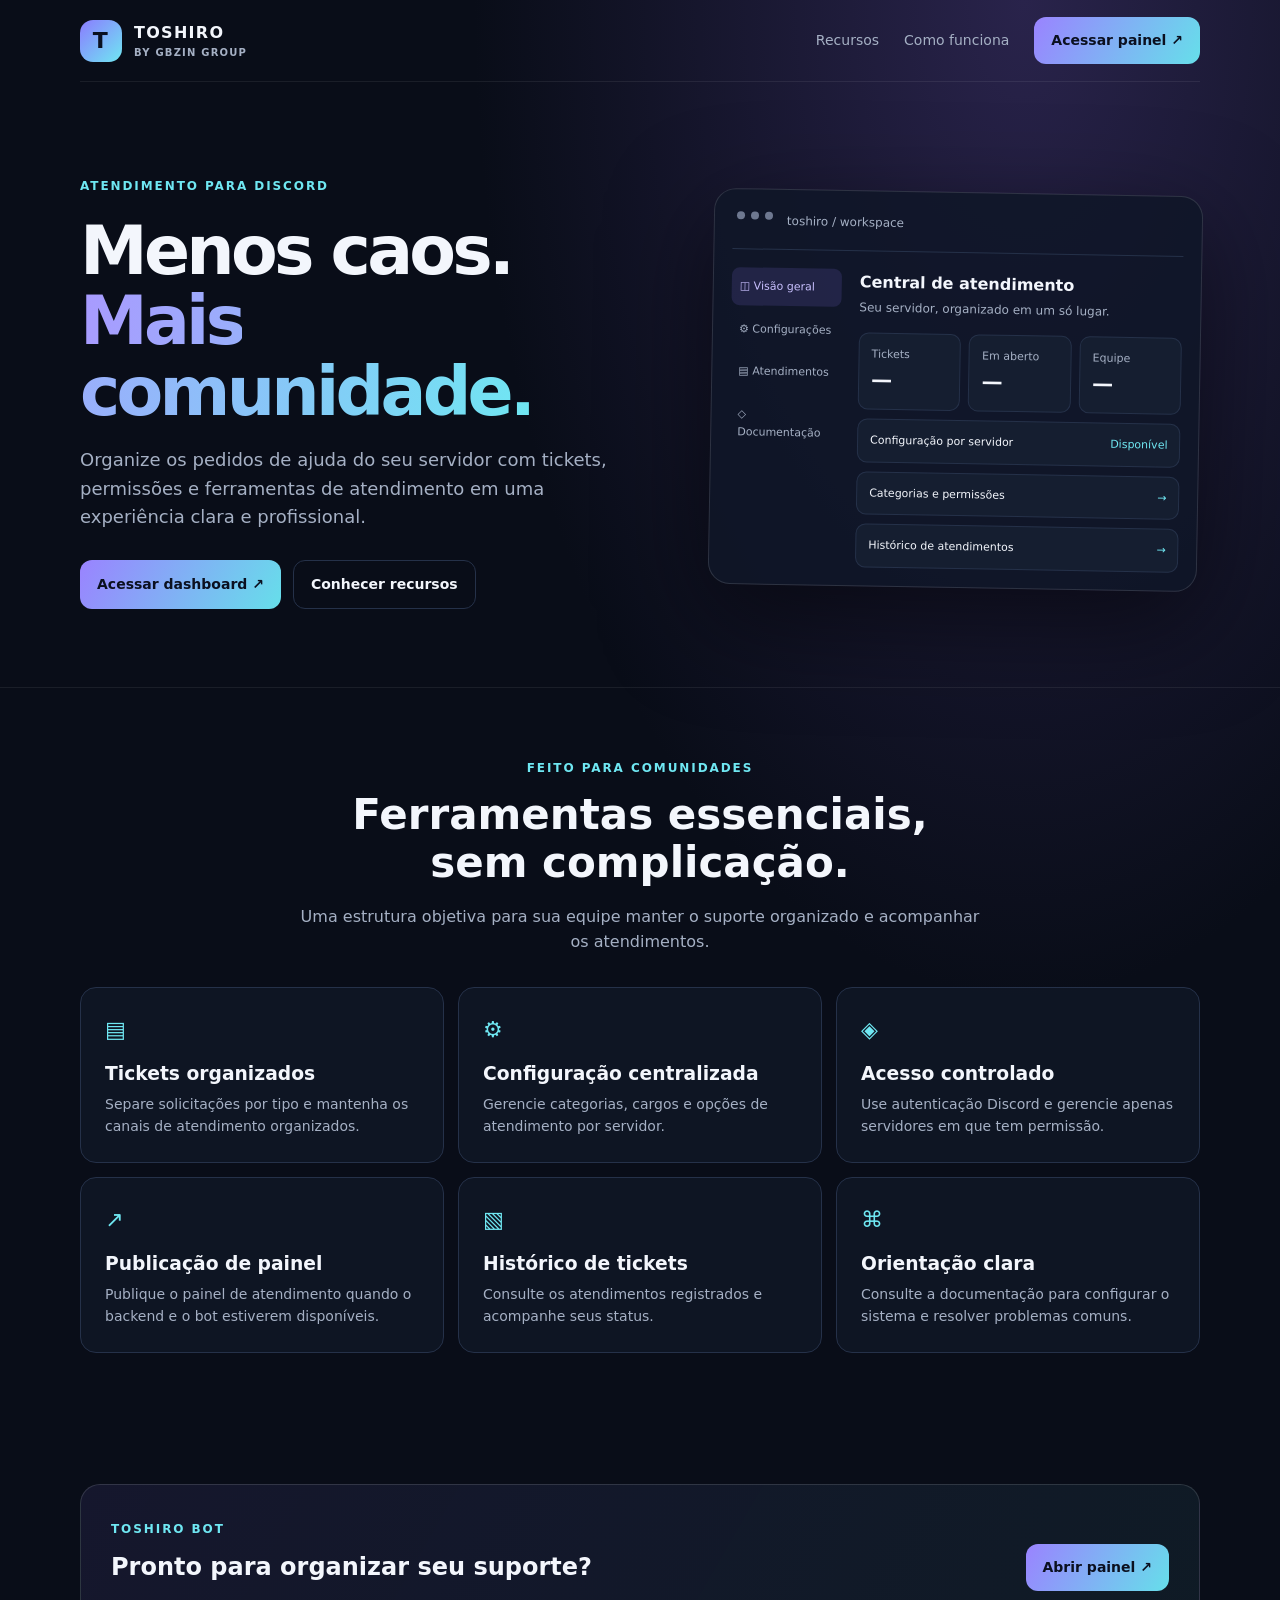
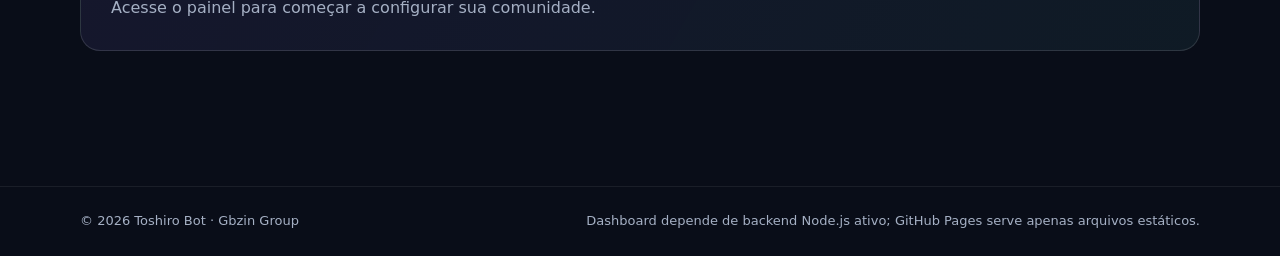
<file: index.html>
<!doctype html>
<html lang="pt-BR">
<head>
  <meta charset="utf-8">
  <meta name="viewport" content="width=device-width, initial-scale=1">
  <meta name="theme-color" content="#090d18">
  <meta name="description" content="Toshiro Bot — gestão de tickets e atendimento para comunidades Discord.">
  <title>Toshiro Bot — Gbzin Group</title>
  <style>
    :root{color-scheme:dark;--bg:#090d18;--panel:#111827;--line:#253149;--text:#f3f6fc;--muted:#a5b0c4;--accent:#8b7cff;--cyan:#6fe7f2}
    *{box-sizing:border-box}html{scroll-behavior:smooth}body{margin:0;background:radial-gradient(ellipse at 80% 0%,#29234b 0,transparent 38%),var(--bg);color:var(--text);font:16px/1.6 Inter,ui-sans-serif,system-ui,-apple-system,"Segoe UI",sans-serif}
    a{color:inherit;text-decoration:none}.wrap{width:min(1120px,calc(100% - 40px));margin:auto}.nav{height:82px;display:flex;align-items:center;justify-content:space-between;gap:24px;border-bottom:1px solid #ffffff12}.brand{display:flex;align-items:center;gap:12px;font-weight:850;letter-spacing:.08em}.mark{display:grid;place-items:center;width:42px;height:42px;border-radius:13px;background:linear-gradient(135deg,var(--accent),var(--cyan));color:#0a1020;font-size:22px}.brand small{display:block;color:var(--muted);font-size:10px;letter-spacing:.12em}.links{display:flex;align-items:center;gap:25px;color:var(--muted);font-size:14px}.links a:hover{color:var(--text)}.btn{display:inline-flex;align-items:center;justify-content:center;gap:10px;padding:12px 17px;border:1px solid var(--line);border-radius:12px;font-weight:700;font-size:14px;transition:transform .18s,border-color .18s}.btn:hover{transform:translateY(-2px);border-color:var(--accent)}.primary{background:linear-gradient(120deg,#9a83ff,#66dfea);border:0;color:#0b1020}.hero{display:grid;grid-template-columns:1.08fr .92fr;gap:56px;align-items:center;padding:90px 0 78px}.eyebrow{font-size:12px;text-transform:uppercase;letter-spacing:.16em;color:var(--cyan);font-weight:800}.hero h1{font-size:clamp(42px,6vw,68px);line-height:1.04;letter-spacing:-.055em;margin:18px 0}.hero h1 span{background:linear-gradient(100deg,#a99aff,var(--cyan));color:transparent;background-clip:text}.hero p{max-width:610px;color:var(--muted);font-size:18px}.actions{display:flex;flex-wrap:wrap;gap:12px;margin-top:28px}.preview{border:1px solid #ffffff20;background:#101728dd;border-radius:22px;padding:18px;box-shadow:0 30px 100px #0008;transform:rotate(1deg)}.bar{display:flex;gap:6px;padding:4px 4px 18px;border-bottom:1px solid var(--line);color:var(--muted);font-size:12px}.bar i{width:8px;height:8px;border-radius:50%;background:#6e7890}.mock{display:grid;grid-template-columns:110px 1fr;gap:18px;padding-top:18px}.side{color:var(--muted);font-size:11px}.side div{padding:10px 8px;border-radius:8px;margin-bottom:5px}.side .active{background:#8b7cff24;color:#c9c0ff}.content{min-width:0}.content h3{margin:0;font-size:16px}.content p{font-size:12px;margin:3px 0 15px}.stats{display:grid;grid-template-columns:repeat(3,1fr);gap:8px}.stat,.ticket{border:1px solid var(--line);background:#151e30;border-radius:10px;padding:12px;font-size:11px;color:var(--muted)}.stat strong{display:block;font-size:21px;color:var(--text)}.ticket{margin-top:9px;color:var(--text)}.ticket span{float:right;color:var(--cyan)}section.features{padding:66px 0;border-top:1px solid #ffffff12}.section-head{text-align:center;max-width:680px;margin:0 auto 32px}.section-head h2{font-size:clamp(28px,4vw,42px);line-height:1.15;margin:12px 0}.section-head p,.card p{color:var(--muted)}.grid{display:grid;grid-template-columns:repeat(3,1fr);gap:14px}.card{padding:24px;border:1px solid var(--line);background:#111827b8;border-radius:16px}.card .symbol{font-size:22px;color:var(--cyan)}.card h3{margin:12px 0 4px}.card p{font-size:14px;margin:0}.cta{display:flex;align-items:center;justify-content:space-between;gap:28px;padding:30px;border:1px solid #ffffff20;border-radius:20px;background:linear-gradient(120deg,#8b7cff18,#6fe7f210)}footer{margin-top:70px;border-top:1px solid #ffffff12;padding:24px 0;color:var(--muted);font-size:13px}.foot{display:flex;justify-content:space-between;gap:18px}
    @media(max-width:760px){.links a:not(.btn){display:none}.hero{grid-template-columns:1fr;gap:35px;padding:60px 0}.preview{transform:none}.grid{grid-template-columns:1fr}.cta,.foot{align-items:flex-start;flex-direction:column}.mock{grid-template-columns:80px 1fr}.wrap{width:min(100% - 28px,1120px)}}
  </style>
</head>
<body>
<header class="wrap nav"><a class="brand" href="/"><span class="mark">T</span><span>TOSHIRO<small>BY GBZIN GROUP</small></span></a><nav class="links" aria-label="Navegação principal"><a href="#recursos">Recursos</a><a href="#inicio">Como funciona</a><a class="btn primary" href="/dashboard/">Acessar painel ↗</a></nav></header>
<main id="inicio">
  <section class="wrap hero"><div><span class="eyebrow">Atendimento para Discord</span><h1>Menos caos.<br><span>Mais comunidade.</span></h1><p>Organize os pedidos de ajuda do seu servidor com tickets, permissões e ferramentas de atendimento em uma experiência clara e profissional.</p><div class="actions"><a class="btn primary" href="/dashboard/">Acessar dashboard ↗</a><a class="btn" href="#recursos">Conhecer recursos</a></div></div>
  <div class="preview" aria-label="Prévia ilustrativa do painel"><div class="bar"><i></i><i></i><i></i><span style="margin-left:8px">toshiro / workspace</span></div><div class="mock"><aside class="side"><div class="active">◫ Visão geral</div><div>⚙ Configurações</div><div>▤ Atendimentos</div><div>◇ Documentação</div></aside><div class="content"><h3>Central de atendimento</h3><p>Seu servidor, organizado em um só lugar.</p><div class="stats"><div class="stat">Tickets<strong>—</strong></div><div class="stat">Em aberto<strong>—</strong></div><div class="stat">Equipe<strong>—</strong></div></div><div class="ticket">Configuração por servidor <span>Disponível</span></div><div class="ticket">Categorias e permissões <span>→</span></div><div class="ticket">Histórico de atendimentos <span>→</span></div></div></div></div></section>
  <section class="features" id="recursos"><div class="wrap"><div class="section-head"><span class="eyebrow">Feito para comunidades</span><h2>Ferramentas essenciais, sem complicação.</h2><p>Uma estrutura objetiva para sua equipe manter o suporte organizado e acompanhar os atendimentos.</p></div><div class="grid"><article class="card"><div class="symbol">▤</div><h3>Tickets organizados</h3><p>Separe solicitações por tipo e mantenha os canais de atendimento organizados.</p></article><article class="card"><div class="symbol">⚙</div><h3>Configuração centralizada</h3><p>Gerencie categorias, cargos e opções de atendimento por servidor.</p></article><article class="card"><div class="symbol">◈</div><h3>Acesso controlado</h3><p>Use autenticação Discord e gerencie apenas servidores em que tem permissão.</p></article><article class="card"><div class="symbol">↗</div><h3>Publicação de painel</h3><p>Publique o painel de atendimento quando o backend e o bot estiverem disponíveis.</p></article><article class="card"><div class="symbol">▧</div><h3>Histórico de tickets</h3><p>Consulte os atendimentos registrados e acompanhe seus status.</p></article><article class="card"><div class="symbol">⌘</div><h3>Orientação clara</h3><p>Consulte a documentação para configurar o sistema e resolver problemas comuns.</p></article></div></div></section>
  <section class="wrap" style="padding:65px 0"><div class="cta"><div><span class="eyebrow">Toshiro Bot</span><h2 style="margin:8px 0">Pronto para organizar seu suporte?</h2><p style="margin:0;color:var(--muted)">Acesse o painel para começar a configurar sua comunidade.</p></div><a class="btn primary" href="/dashboard/">Abrir painel ↗</a></div></section>
</main>
<footer><div class="wrap foot"><span>© <span id="year"></span> Toshiro Bot · Gbzin Group</span><span>Dashboard depende de backend Node.js ativo; GitHub Pages serve apenas arquivos estáticos.</span></div></footer><script>document.getElementById('year').textContent=new Date().getFullYear()</script>
</body></html>
</file>
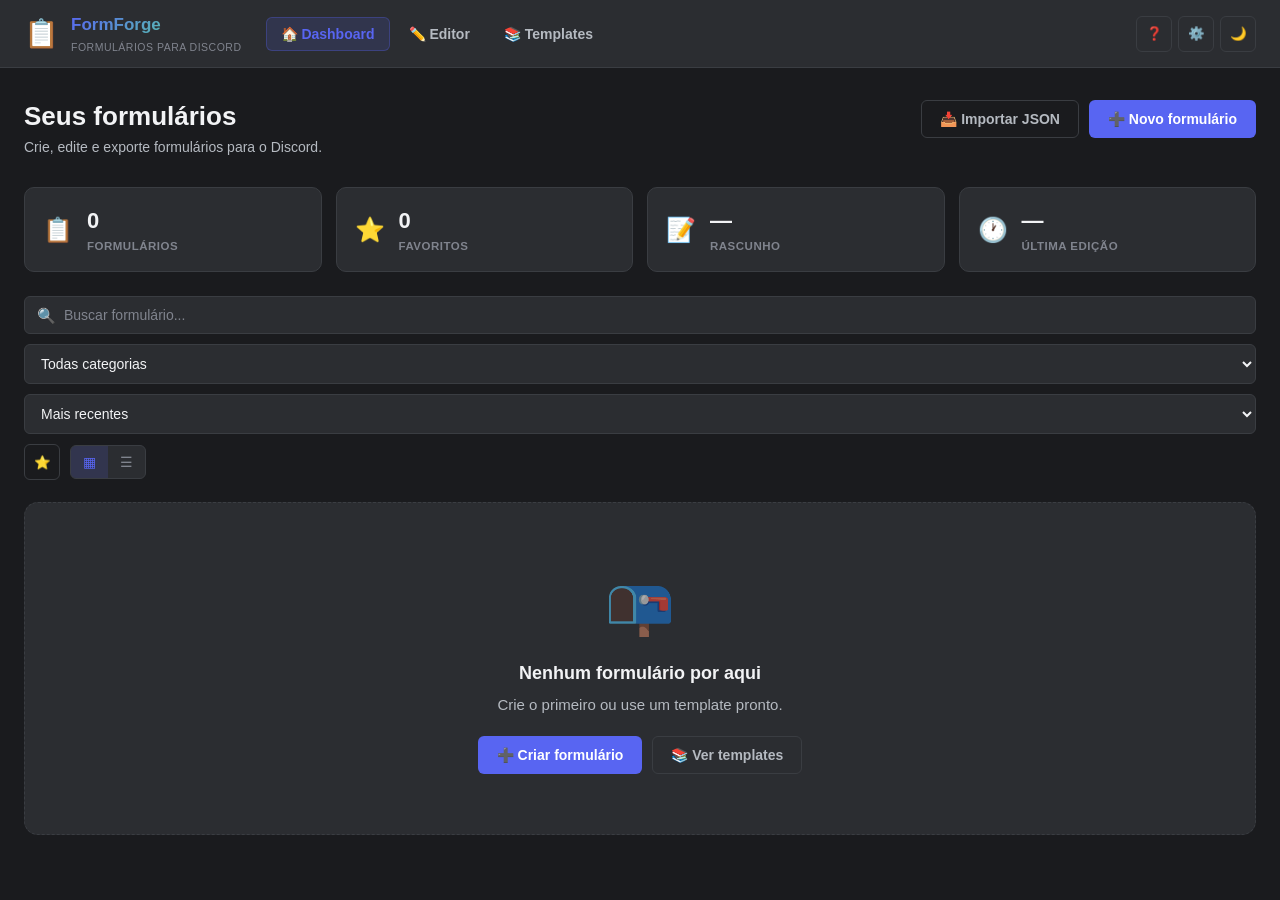
<file: form-builder/index.html>
<!DOCTYPE html>
<html lang="pt-BR" data-tema="escuro">
<head>
  <meta charset="UTF-8">
  <meta name="viewport" content="width=device-width, initial-scale=1.0">
  <meta name="color-scheme" content="dark light">
  <meta name="theme-color" content="#5865f2">
  <title>FormForge — Formulários para Discord</title>
  <link rel="icon" href="data:image/svg+xml,<svg xmlns='http://www.w3.org/2000/svg' viewBox='0 0 100 100'><text y='.9em' font-size='90'>📋</text></svg>">
  <link rel="stylesheet" href="css/main.css">
  <link rel="stylesheet" href="css/components.css">
  <link rel="stylesheet" href="css/dashboard.css">
  <link rel="stylesheet" href="css/editor.css">
  <link rel="stylesheet" href="css/preview.css">
</head>
<body>

<header class="topbar">
  <div class="topbar-inner">
    <div class="topbar-brand">
      <span class="brand-icon">📋</span>
      <div>
        <div class="brand-title">FormForge</div>
        <div class="brand-sub">Formulários para Discord</div>
      </div>
    </div>
    <nav class="topbar-nav">
      <button class="nav-btn active" data-view="dashboard">🏠 Dashboard</button>
      <button class="nav-btn" data-view="editor">✏️ Editor</button>
      <button class="nav-btn" data-view="templates">📚 Templates</button>
    </nav>
    <div class="topbar-actions">
      <button class="icon-btn" id="btn-ajuda" title="Ajuda">❓</button>
      <button class="icon-btn" id="btn-config" title="Configurações">⚙️</button>
      <button class="icon-btn" id="btn-tema" title="Alternar tema">🌙</button>
    </div>
  </div>
</header>

<main class="view" id="view-dashboard" data-view="dashboard">
  <div class="dashboard-header">
    <div>
      <h2 class="view-title">Seus formulários</h2>
      <p class="view-sub">Crie, edite e exporte formulários para o Discord.</p>
    </div>
    <div class="dashboard-actions">
      <button class="btn btn-ghost" id="btn-importar">📥 Importar JSON</button>
      <button class="btn btn-primary" id="btn-novo">➕ Novo formulário</button>
    </div>
  </div>

  <section class="stats-grid">
    <div class="stat-card"><span class="stat-icon">📋</span><div><span class="stat-value" id="stat-total">0</span><span class="stat-label">Formulários</span></div></div>
    <div class="stat-card"><span class="stat-icon">⭐</span><div><span class="stat-value" id="stat-favoritos">0</span><span class="stat-label">Favoritos</span></div></div>
    <div class="stat-card"><span class="stat-icon">📝</span><div><span class="stat-value" id="stat-rascunho">—</span><span class="stat-label">Rascunho</span></div></div>
    <div class="stat-card"><span class="stat-icon">🕐</span><div><span class="stat-value" id="stat-ultima">—</span><span class="stat-label">Última edição</span></div></div>
  </section>

  <section class="toolbar">
    <div class="search-wrap">
      <span>🔍</span>
      <input type="search" id="busca" placeholder="Buscar formulário..." aria-label="Buscar">
    </div>
    <select id="filtro-categoria" aria-label="Categoria">
      <option value="">Todas categorias</option>
      <option value="registro">📝 Registro</option>
      <option value="suporte">🆘 Suporte</option>
      <option value="denuncia">🚨 Denúncia</option>
      <option value="sugestao">💡 Sugestão</option>
      <option value="evento">🎉 Evento</option>
      <option value="minecraft">⛏️ Minecraft</option>
      <option value="projeto">💼 Projeto</option>
      <option value="outro">📦 Outro</option>
    </select>
    <select id="ordenacao" aria-label="Ordenar">
      <option value="recentes">Mais recentes</option>
      <option value="antigos">Mais antigos</option>
      <option value="az">Nome (A-Z)</option>
      <option value="za">Nome (Z-A)</option>
    </select>
    <button class="icon-btn" id="btn-favoritos" title="Só favoritos">⭐</button>
    <div class="view-toggle">
      <button class="active" data-view-mode="grid">▦</button>
      <button data-view-mode="list">☰</button>
    </div>
  </section>

  <section id="lista-formularios" class="forms-grid"></section>
  <section id="estado-vazio" class="empty-state" hidden>
    <span class="empty-icon">📭</span>
    <h3>Nenhum formulário por aqui</h3>
    <p>Crie o primeiro ou use um template pronto.</p>
    <div class="empty-actions">
      <button class="btn btn-primary" id="btn-novo-vazio">➕ Criar formulário</button>
      <button class="btn btn-ghost" data-view="templates">📚 Ver templates</button>
    </div>
  </section>
</main>

<main class="view" id="view-editor" data-view="editor" hidden>
  <div class="editor-layout">
    <section class="editor-col editor-col--main">
      <div class="editor-top">
        <button class="btn btn-ghost btn-sm" id="btn-voltar">← Voltar</button>
        <span class="editor-status" id="editor-status">Salvo</span>
        <div class="editor-top-actions">
          <button class="btn btn-ghost btn-sm" id="btn-undo" disabled>↶ Desfazer</button>
          <button class="btn btn-ghost btn-sm" id="btn-redo" disabled>↷ Refazer</button>
          <button class="btn btn-primary btn-sm" id="btn-exportar">📤 Exportar</button>
        </div>
      </div>

      <div class="card">
        <div class="card-header"><h3>Informações básicas</h3><span class="badge">obrigatório</span></div>
        <label for="titulo">Título <span class="req">*</span></label>
        <input type="text" id="titulo" maxlength="100" placeholder="Ex: Registro de Staff">
        <span class="field-hint" id="hint-titulo"></span>

        <label for="descricao">Descrição</label>
        <textarea id="descricao" maxlength="500" rows="3" placeholder="Ex: Preencha com atenção."></textarea>
        <span class="field-hint" id="hint-descricao"></span>

        <div class="row-2">
          <div>
            <label for="categoria">Categoria</label>
            <select id="categoria">
              <option value="">— Nenhuma —</option>
              <option value="registro">📝 Registro</option>
              <option value="suporte">🆘 Suporte</option>
              <option value="denuncia">🚨 Denúncia</option>
              <option value="sugestao">💡 Sugestão</option>
              <option value="evento">🎉 Evento</option>
              <option value="minecraft">⛏️ Minecraft</option>
              <option value="projeto">💼 Projeto</option>
              <option value="outro">📦 Outro</option>
            </select>
          </div>
          <div>
            <label for="cor">Cor do embed</label>
            <div class="color-picker">
              <input type="color" id="cor" value="#5865f2">
              <input type="text" id="corHex" value="#5865f2" maxlength="7">
            </div>
            <span class="field-hint" id="hint-cor"></span>
          </div>
        </div>

        <div class="switches">
          <label class="switch"><input type="checkbox" id="dm" checked><span class="switch-track"></span><span class="switch-label">Cópia por DM</span></label>
          <label class="switch"><input type="checkbox" id="anonimo"><span class="switch-track"></span><span class="switch-label">Anonimizar no canal</span></label>
        </div>
      </div>

      <div class="card">
        <div class="card-header"><h3>Perguntas</h3><span class="badge" id="badge-perguntas">0 / 5</span></div>
        <div class="compat-warn" id="compat-warn" hidden>⚠️ Limite de 5 perguntas (contrato do bot).</div>
        <div id="perguntas" class="perguntas"></div>
        <div class="erro-box" id="erro-editor" hidden></div>
        <div class="card-actions">
          <button class="btn btn-ghost" id="btn-add-pergunta">➕ Adicionar pergunta</button>
          <button class="btn btn-ghost" id="btn-add-rapida">⚡ Rápida</button>
        </div>
      </div>
    </section>

    <aside class="editor-col editor-col--side">
      <div class="card sticky">
        <div class="card-header"><h3>Pré-visualização</h3><button class="btn btn-ghost btn-xs" id="btn-refresh-preview">↻</button></div>
        <div class="preview-tabs">
          <button class="active" data-preview-tab="embed">Embed</button>
          <button data-preview-tab="modal">Modal</button>
          <button data-preview-tab="json">JSON</button>
        </div>
        <div id="preview-content" class="preview-content"></div>
      </div>

      <div class="card">
        <div class="card-header"><h3>Diagnóstico</h3><span class="badge" id="badge-diagnostico">—</span></div>
        <div id="diagnostico" class="diagnostico"></div>
      </div>
    </aside>
  </div>
</main>

<main class="view" id="view-templates" data-view="templates" hidden>
  <div class="dashboard-header">
    <div>
      <h2 class="view-title">Biblioteca de templates</h2>
      <p class="view-sub">Comece rápido com um modelo pronto.</p>
    </div>
  </div>
  <div class="templates-cats" id="templates-cats"></div>
  <div class="templates-search">
    <span>🔍</span>
    <input type="search" id="busca-template" placeholder="Buscar template...">
  </div>
  <section id="templates-grid" class="templates-grid"></section>
</main>

<div class="modal" id="modal-exportar" hidden>
  <div class="modal-content">
    <div class="modal-header"><h2>📤 Exportar formulário</h2><button class="icon-btn" data-fechar-modal>✕</button></div>
    <div class="modal-body">
      <div class="modal-tabs">
        <button class="active" data-export-tab="legado">Formato do bot</button>
        <button data-export-tab="completo">Completo</button>
        <button data-export-tab="compacto">Compacto</button>
      </div>
      <p class="modal-hint" id="export-hint"></p>
      <div class="code-box" id="export-code"></div>
      <div class="erro-box" id="export-erros" hidden></div>
      <div class="modal-actions">
        <button class="btn btn-primary" id="btn-copiar-json">📋 Copiar</button>
        <button class="btn btn-ghost" id="btn-baixar-json">💾 Baixar .json</button>
      </div>
      <div class="modal-steps">
        <b>Como usar no Discord:</b>
        <ol>
          <li>Copie o JSON acima</li>
          <li>Use <code>/form importar</code></li>
          <li>Cole o JSON no parâmetro <code>json</code></li>
          <li>Publique com <code>/form enviar code:FORM-XXXXXX canal:#canal</code></li>
        </ol>
      </div>
    </div>
  </div>
</div>

<div class="modal" id="modal-importar" hidden>
  <div class="modal-content">
    <div class="modal-header"><h2>📥 Importar formulário</h2><button class="icon-btn" data-fechar-modal>✕</button></div>
    <div class="modal-body">
      <div class="modal-tabs">
        <button class="active" data-import-tab="colar">Colar JSON</button>
        <button data-import-tab="arquivo">Arquivo</button>
      </div>
      <div data-import-panel="colar">
        <label for="import-json">Cole o JSON aqui</label>
        <textarea id="import-json" rows="10" placeholder='{"titulo":"..."}'></textarea>
      </div>
      <div data-import-panel="arquivo" hidden>
        <label for="import-file">Selecione um arquivo .json</label>
        <input type="file" id="import-file" accept="application/json,.json">
      </div>
      <div class="erro-box" id="import-erros" hidden></div>
      <div class="modal-actions">
        <button class="btn btn-primary" id="btn-confirmar-import">📥 Importar</button>
      </div>
    </div>
  </div>
</div>

<div class="modal" id="modal-ajuda" hidden>
  <div class="modal-content">
    <div class="modal-header"><h2>❓ Ajuda</h2><button class="icon-btn" data-fechar-modal>✕</button></div>
    <div class="modal-body">
      <h3>Como funciona</h3>
      <p>Este site é 100% offline. Você cria aqui, copia o JSON e cola no Discord com <code>/form importar</code>.</p>
      <h3>Tipos compatíveis</h3>
      <ul>
        <li><b>Curta</b> — uma linha (até 200)</li>
        <li><b>Longa</b> — parágrafo (até 1000)</li>
        <li><b>Número</b></li>
        <li><b>Usuário / Canal / Cargo</b></li>
      </ul>
      <h3>Limites do bot</h3>
      <ul>
        <li>Máx. <b>5 perguntas</b></li>
        <li>Pergunta: até <b>45</b> caracteres</li>
        <li>Placeholder: até <b>100</b> caracteres</li>
      </ul>
      <h3>Atalhos</h3>
      <ul class="atalhos">
        <li><kbd>Ctrl</kbd>+<kbd>S</kbd> — Salvar</li>
        <li><kbd>Ctrl</kbd>+<kbd>Z</kbd> — Desfazer</li>
        <li><kbd>Ctrl</kbd>+<kbd>Shift</kbd>+<kbd>Z</kbd> — Refazer</li>
        <li><kbd>Ctrl</kbd>+<kbd>E</kbd> — Exportar</li>
        <li><kbd>Esc</kbd> — Fechar modal</li>
      </ul>
    </div>
  </div>
</div>

<div class="modal" id="modal-config" hidden>
  <div class="modal-content">
    <div class="modal-header"><h2>⚙️ Configurações</h2><button class="icon-btn" data-fechar-modal>✕</button></div>
    <div class="modal-body">
      <h3>Aparência</h3>
      <label class="switch"><input type="checkbox" id="cfg-tema-escuro" checked><span class="switch-track"></span><span class="switch-label">Tema escuro</span></label>
      <label class="switch"><input type="checkbox" id="cfg-densidade"><span class="switch-track"></span><span class="switch-label">Densidade compacta</span></label>
      <label class="switch"><input type="checkbox" id="cfg-animacoes" checked><span class="switch-track"></span><span class="switch-label">Animações</span></label>
      <h3>Editor</h3>
      <label class="switch"><input type="checkbox" id="cfg-autosave" checked><span class="switch-track"></span><span class="switch-label">Salvamento automático</span></label>
      <label class="switch"><input type="checkbox" id="cfg-confirmar-excluir" checked><span class="switch-track"></span><span class="switch-label">Confirmar antes de excluir</span></label>
      <h3>Dados</h3>
      <div class="modal-actions">
        <button class="btn btn-ghost" id="btn-export-backup">💾 Exportar backup</button>
        <button class="btn btn-ghost" id="btn-import-backup">📥 Importar backup</button>
      </div>
      <input type="file" id="input-backup" accept="application/json,.json" hidden>
      <div class="modal-actions">
        <button class="btn btn-danger" id="btn-limpar-tudo">🗑️ Apagar tudo</button>
      </div>
    </div>
  </div>
</div>

<div class="modal" id="modal-confirmar" hidden>
  <div class="modal-content modal-content--sm">
    <div class="modal-header"><h2>Confirmar</h2></div>
    <div class="modal-body">
      <p id="confirm-msg"></p>
      <div class="modal-actions">
        <button class="btn btn-ghost" id="confirm-cancelar">Cancelar</button>
        <button class="btn btn-danger" id="confirm-ok">Confirmar</button>
      </div>
    </div>
  </div>
</div>

<div id="toasts" class="toasts"></div>

<script src="js/config.js"></script>
<script src="js/utils.js"></script>
<script src="js/storage.js"></script>
<script src="js/settings.js"></script>
<script src="js/validation.js"></script>
<script src="js/templates.js"></script>
<script src="js/history.js"></script>
<script src="js/preview.js"></script>
<script src="js/exporter.js"></script>
<script src="js/importer.js"></script>
<script src="js/editor.js"></script>
<script src="js/dashboard.js"></script>
<script src="js/app.js"></script>
</body>
</html>
</file>
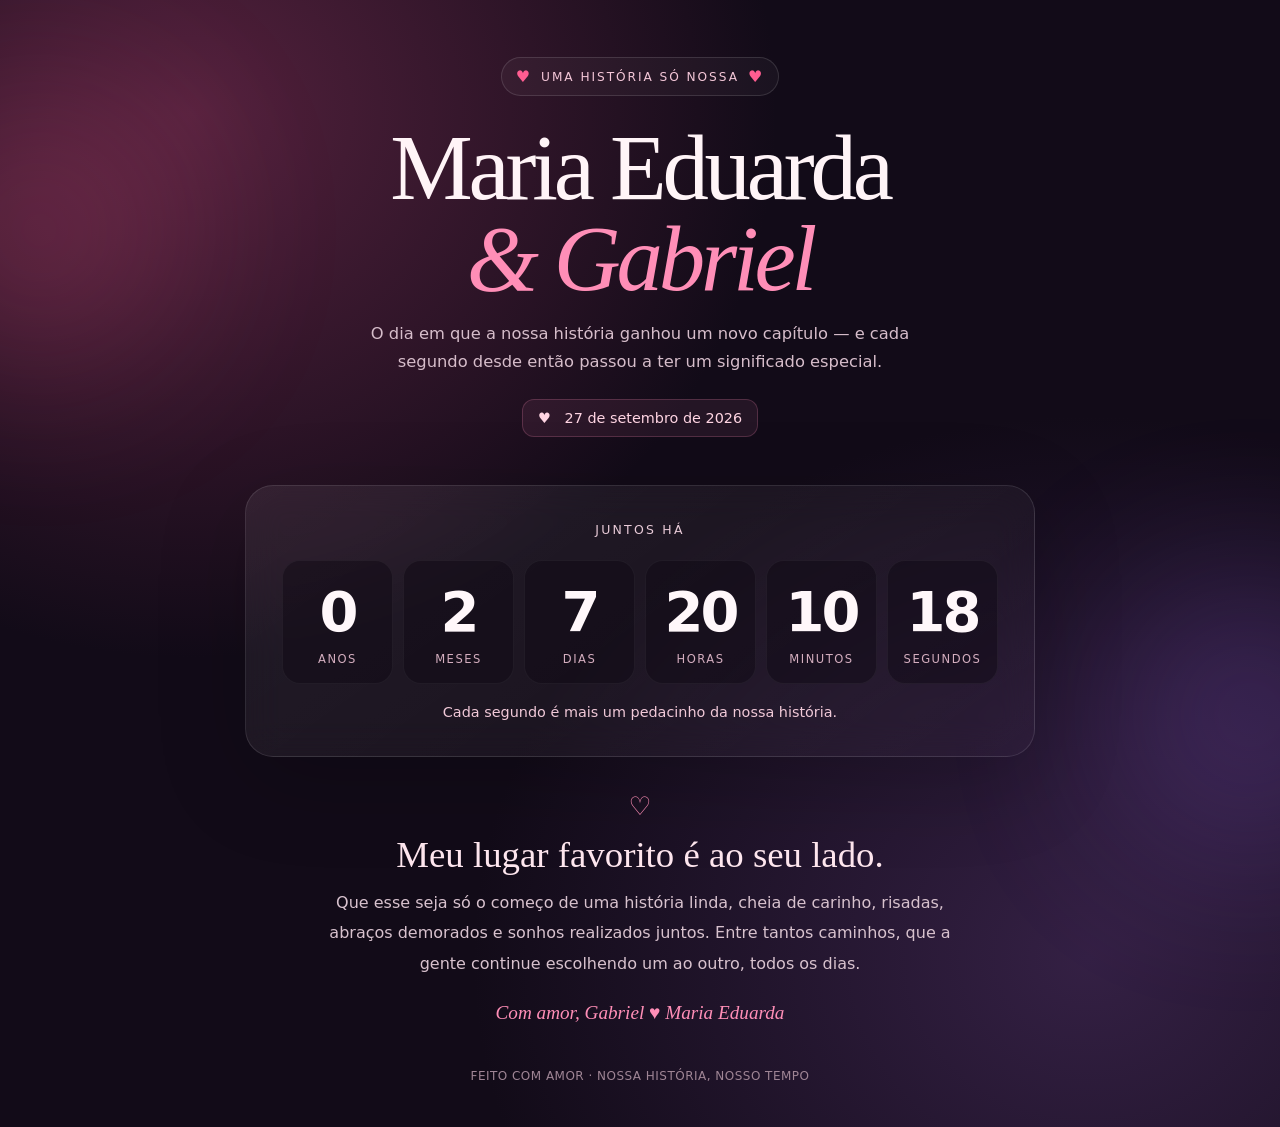
<file: namoro/index.html>
<!DOCTYPE html>
<html lang="pt-BR">
<head>
  <meta charset="UTF-8">
  <meta name="viewport" content="width=device-width, initial-scale=1.0">
  <meta name="theme-color" content="#160d1d">
  <title>Maria Eduarda & Gabriel — Nossa história</title>
  <style>
    :root{color-scheme:dark;--pink:#ff8eb7;--rose:#ff5d91;--cream:#fff4f7;--muted:#d6bdca}
    *{box-sizing:border-box}
    body{margin:0;min-height:100vh;font-family:Inter,ui-sans-serif,system-ui,-apple-system,"Segoe UI",sans-serif;color:var(--cream);background:radial-gradient(ellipse at 15% 10%,#54213d 0,transparent 38%),radial-gradient(ellipse at 85% 85%,#342044 0,transparent 40%),#120b18;overflow-x:hidden}
    .glow{position:fixed;width:280px;height:280px;border-radius:50%;filter:blur(90px);opacity:.22;pointer-events:none;background:#ff5d91;animation:float 9s ease-in-out infinite alternate}
    .glow.one{top:10%;left:-100px}.glow.two{right:-110px;bottom:5%;background:#a66cff;animation-delay:-4s}
    @keyframes float{to{transform:translate(35px,-25px) scale(1.2)}}
    .wrap{width:min(920px,100%);margin:auto;padding:32px 20px 44px;position:relative}
    header{text-align:center;padding:25px 0 10px}
    .eyebrow{display:inline-flex;align-items:center;gap:9px;border:1px solid #ffffff20;background:#ffffff09;border-radius:999px;padding:9px 14px;color:#f4c7d8;font-size:.76rem;letter-spacing:.16em;text-transform:uppercase}
    .heart{color:var(--rose);font-size:1rem;animation:beat 1.4s ease-in-out infinite}
    @keyframes beat{0%,100%{transform:scale(1)}15%{transform:scale(1.22)}30%{transform:scale(1)}}
    h1{font-family:Georgia,"Times New Roman",serif;font-weight:500;letter-spacing:-.045em;font-size:clamp(2.8rem,8vw,5.8rem);line-height:.98;margin:27px 0 15px}
    h1 span{display:block;color:var(--pink);font-style:italic}
    .subtitle{color:var(--muted);font-size:1.02rem;line-height:1.7;margin:0 auto;max-width:540px}
    .date-pill{margin:24px auto 0;display:inline-block;padding:10px 15px;border-radius:12px;background:#ff8eb714;border:1px solid #ff8eb735;color:#ffd5e3;font-size:.9rem}
    .timer-card{margin:38px auto 0;max-width:790px;padding:clamp(20px,4vw,36px);border:1px solid #ffffff1c;border-radius:28px;background:linear-gradient(145deg,#ffffff12,#ffffff05);box-shadow:0 24px 90px #00000030;backdrop-filter:blur(18px)}
    .timer-heading{text-align:center;color:#e9cbd8;font-size:.78rem;text-transform:uppercase;letter-spacing:.18em;margin:0 0 23px}
    .timer{display:grid;grid-template-columns:repeat(6,minmax(0,1fr));gap:10px}
    .unit{min-width:0;text-align:center;padding:20px 8px 17px;border-radius:18px;background:#10091478;border:1px solid #ffffff0c}
    .number{display:block;font-variant-numeric:tabular-nums;font-size:clamp(2rem,6vw,3.5rem);font-weight:650;letter-spacing:-.055em;line-height:1.1;color:#fff7fa}
    .label{display:block;margin-top:9px;color:#d4aebf;font-size:.72rem;text-transform:uppercase;letter-spacing:.13em}
    .since{text-align:center;margin:20px 0 0;color:#f1c9d8;font-size:.9rem}
    .message{max-width:650px;margin:34px auto 0;text-align:center;padding:0 12px}
    .message .little-heart{font-size:1.6rem;color:var(--pink)}
    .message h2{font-family:Georgia,"Times New Roman",serif;font-weight:400;font-size:clamp(1.65rem,4vw,2.3rem);margin:12px 0;color:#ffe7ef}
    .message p{color:#d8c2ce;line-height:1.9;margin:0;font-size:1rem}
    .signature{margin-top:23px;color:var(--pink);font-family:Georgia,serif;font-size:1.2rem;font-style:italic}
    footer{text-align:center;color:#9f8595;font-size:.75rem;margin-top:45px;letter-spacing:.04em}
    .sparkles{position:fixed;inset:0;pointer-events:none;overflow:hidden}
    .sparkle{position:absolute;color:#ffc0d6;opacity:0;animation:rise var(--dur) linear infinite;left:var(--left);bottom:-30px;font-size:var(--size);animation-delay:var(--delay)}
    @keyframes rise{0%{transform:translateY(0) rotate(0);opacity:0}12%{opacity:.55}85%{opacity:.35}100%{transform:translateY(-110vh) rotate(35deg);opacity:0}}
    @media(max-width:680px){.timer{grid-template-columns:repeat(3,minmax(0,1fr));gap:8px}}
    @media(max-width:520px){.wrap{padding:22px 15px 32px}.timer{gap:7px}.unit{padding:17px 3px 14px;border-radius:14px}.number{font-size:clamp(1.8rem,8vw,2.7rem)}.label{font-size:.6rem;letter-spacing:.08em}.timer-card{border-radius:22px}.subtitle{font-size:.94rem}}
    @media(prefers-reduced-motion:reduce){*,*::before,*::after{animation-duration:.01ms!important;animation-iteration-count:1!important;scroll-behavior:auto!important}}
  </style>
</head>
<body>
  <div class="glow one"></div><div class="glow two"></div>
  <div class="sparkles" aria-hidden="true" id="sparkles"></div>
  <main class="wrap">
    <header>
      <div class="eyebrow"><span class="heart">♥</span> Uma história só nossa <span class="heart">♥</span></div>
      <h1>Maria Eduarda <span>& Gabriel</span></h1>
      <p class="subtitle">O dia em que a nossa história ganhou um novo capítulo — e cada segundo desde então passou a ter um significado especial.</p>
      <div class="date-pill">♥ &nbsp; 27 de setembro de 2026</div>
    </header>

    <section class="timer-card" aria-label="Tempo de namoro">
      <p class="timer-heading">Juntos há</p>
      <div class="timer" role="timer" aria-live="off">
        <div class="unit"><span class="number" id="years">0</span><span class="label">Anos</span></div>
        <div class="unit"><span class="number" id="months">0</span><span class="label">Meses</span></div>
        <div class="unit"><span class="number" id="days">0</span><span class="label">Dias</span></div>
        <div class="unit"><span class="number" id="hours">00</span><span class="label">Horas</span></div>
        <div class="unit"><span class="number" id="minutes">00</span><span class="label">Minutos</span></div>
        <div class="unit"><span class="number" id="seconds">00</span><span class="label">Segundos</span></div>
      </div>
      <p class="since" id="since">Contando cada instante da nossa história.</p>
    </section>

    <section class="message">
      <div class="little-heart">♡</div>
      <h2>Meu lugar favorito é ao seu lado.</h2>
      <p>Que esse seja só o começo de uma história linda, cheia de carinho, risadas, abraços demorados e sonhos realizados juntos. Entre tantos caminhos, que a gente continue escolhendo um ao outro, todos os dias.</p>
      <div class="signature">Com amor, Gabriel ♥ Maria Eduarda</div>
    </section>
    <footer>FEITO COM AMOR · NOSSA HISTÓRIA, NOSSO TEMPO</footer>
  </main>
  <script>
    // Início do namoro: 27/09/2026 às 00:00, no horário local do dispositivo.
    // Se vocês começaram em outro horário, ajuste as horas/minutos nesta linha.
    const start = new Date(2026, 8, 27, 0, 0, 0);
    const $ = id => document.getElementById(id);
    const pad = n => String(n).padStart(2, '0');

    function addMonthsClamped(date, months) {
      const result = new Date(date);
      const day = result.getDate();
      result.setDate(1);
      result.setMonth(result.getMonth() + months);
      const lastDay = new Date(result.getFullYear(), result.getMonth() + 1, 0).getDate();
      result.setDate(Math.min(day, lastDay));
      return result;
    }

    function updateTimer() {
      const now = new Date();
      if (now < start) {
        ['years','months','days'].forEach(id => $(id).textContent = '0');
        ['hours','minutes','seconds'].forEach(id => $(id).textContent = '00');
        $('since').textContent = 'Nossa contagem começa em 27 de setembro de 2026.';
        return;
      }

      // Calcula anos e meses de calendário primeiro, para não tratar cada mês como 30 dias.
      let cursor = new Date(start);
      let years = now.getFullYear() - cursor.getFullYear();
      cursor = addMonthsClamped(cursor, years * 12);
      if (cursor > now) {
        years--;
        cursor = addMonthsClamped(start, years * 12);
      }

      let months = (now.getFullYear() - cursor.getFullYear()) * 12 + now.getMonth() - cursor.getMonth();
      let monthCursor = addMonthsClamped(cursor, months);
      while (monthCursor > now) {
        months--;
        monthCursor = addMonthsClamped(cursor, months);
      }
      cursor = monthCursor;

      const remainingMs = now.getTime() - cursor.getTime();
      const totalSeconds = Math.floor(remainingMs / 1000);
      const days = Math.floor(totalSeconds / 86400);
      const hours = Math.floor((totalSeconds % 86400) / 3600);
      const minutes = Math.floor((totalSeconds % 3600) / 60);
      const seconds = totalSeconds % 60;

      $('years').textContent = years;
      $('months').textContent = months;
      $('days').textContent = days;
      $('hours').textContent = pad(hours);
      $('minutes').textContent = pad(minutes);
      $('seconds').textContent = pad(seconds);
      $('since').textContent = 'Cada segundo é mais um pedacinho da nossa história.';
    }
    updateTimer();
    setInterval(updateTimer, 1000);
    const sparkles = $('sparkles');
    for(let i=0;i<18;i++){
      const s=document.createElement('span');
      s.className='sparkle';s.textContent=i%3===0?'♥':'✦';
      s.style.setProperty('--left',Math.random()*100+'%');
      s.style.setProperty('--dur',(9+Math.random()*13)+'s');
      s.style.setProperty('--delay',(-Math.random()*20)+'s');
      s.style.setProperty('--size',(9+Math.random()*12)+'px');
      sparkles.appendChild(s);
    }
  </script>
</body>
</html>
</file>
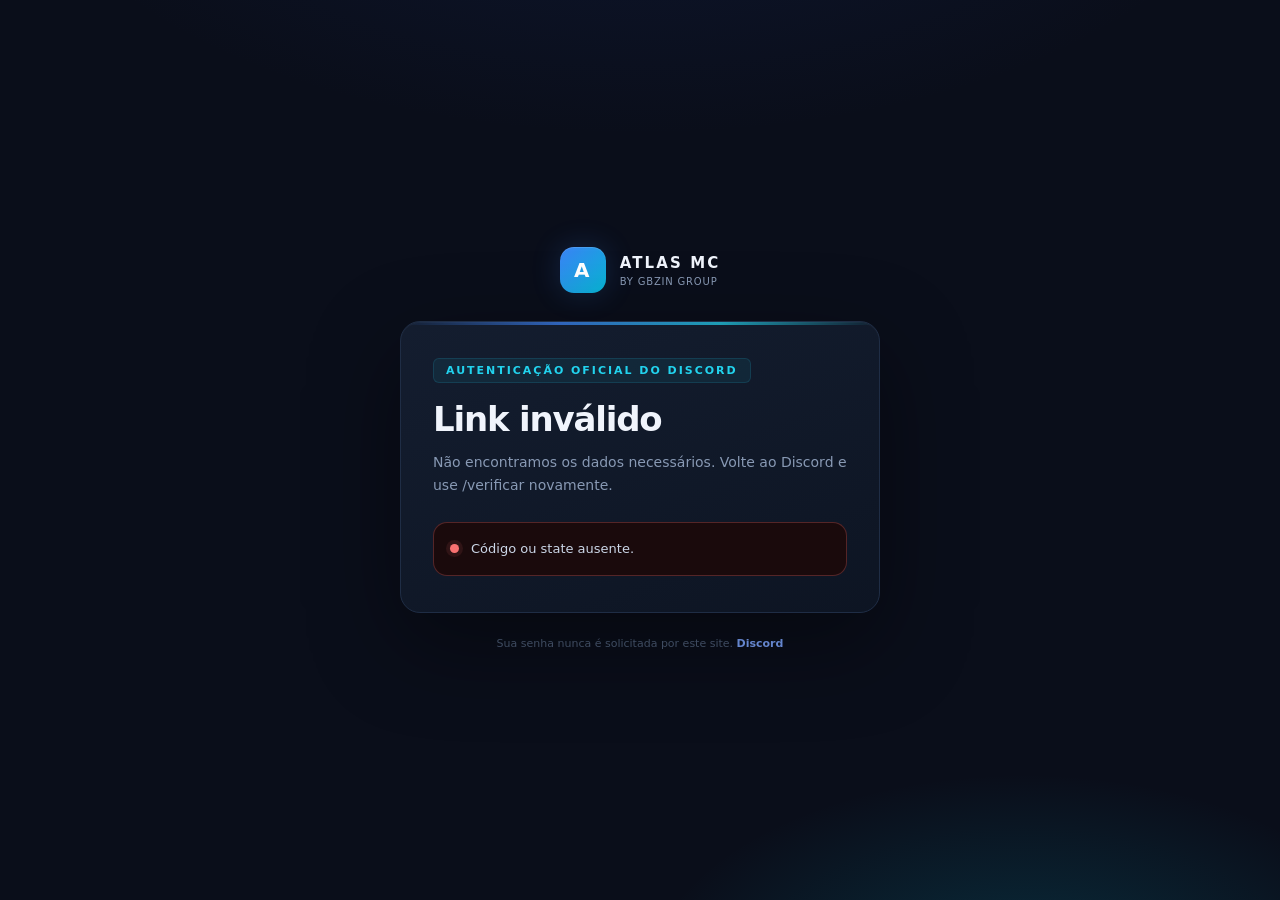
<file: oauth-callback/index.html>
<!doctype html>
<html lang="pt-BR">
<head>
  <meta charset="utf-8">
  <meta name="viewport" content="width=device-width,initial-scale=1">
  <meta name="robots" content="noindex,nofollow">
  <meta name="theme-color" content="#0a0e1a">
  <title>Verificação Discord — Atlas MC</title>
  <style>
    :root {
      color-scheme: dark;
      --bg: #0a0e1a;
      --card: #111a2b;
      --line: #1f2d45;
      --text: #f0f4fc;
      --muted: #8899b4;
      --accent: #3b82f6;
      --accent-glow: #3b82f640;
      --cyan: #22d3ee;
      --green: #34d399;
      --red: #f87171;
      --amber: #fbbf24;
      --radius: 20px;
    }
    * { box-sizing: border-box; margin: 0; padding: 0; }
    body {
      min-height: 100vh;
      display: grid;
      place-items: center;
      padding: 24px;
      background:
        radial-gradient(ellipse 70% 50% at 50% -20%, #1e3a8a33, transparent 70%),
        radial-gradient(ellipse 50% 40% at 80% 110%, #06b6d433, transparent 60%),
        var(--bg);
      font-family: 'Inter', ui-sans-serif, system-ui, -apple-system, 'Segoe UI', sans-serif;
      color: var(--text);
      -webkit-font-smoothing: antialiased;
    }
    .wrap {
      width: min(100%, 480px);
    }

    /* ── Brand ── */
    .brand {
      display: flex;
      align-items: center;
      gap: 14px;
      margin: 0 auto 28px;
      width: max-content;
      font-weight: 800;
      letter-spacing: .14em;
      font-size: 15px;
    }
    .mark {
      display: grid;
      place-items: center;
      width: 46px;
      height: 46px;
      border-radius: 14px;
      background: linear-gradient(135deg, #3b82f6, #06b6d4);
      box-shadow: 0 0 30px #3b82f633, inset 0 1px 0 #ffffff22;
      font-size: 20px;
      font-weight: 900;
      color: #fff;
    }
    .brand-text small {
      display: block;
      color: var(--muted);
      font-size: 10px;
      letter-spacing: .08em;
      font-weight: 500;
      margin-top: 4px;
    }

    /* ── Card ── */
    .card {
      border: 1px solid var(--line);
      border-radius: var(--radius);
      padding: 36px 32px;
      background: linear-gradient(160deg, #141e30f0, #0d1523f0);
      box-shadow:
        0 30px 90px #00000066,
        inset 0 1px 0 #ffffff08;
      position: relative;
      overflow: hidden;
    }
    .card::before {
      content: '';
      position: absolute;
      top: 0; left: 0; right: 0;
      height: 3px;
      background: linear-gradient(90deg, transparent, var(--accent), var(--cyan), transparent);
      opacity: .7;
    }

    .eyebrow {
      display: inline-block;
      font-size: 11px;
      text-transform: uppercase;
      letter-spacing: .18em;
      color: var(--cyan);
      font-weight: 800;
      background: #22d3ee12;
      padding: 5px 12px;
      border-radius: 6px;
      border: 1px solid #22d3ee22;
    }

    h1 {
      font-size: clamp(26px, 5.5vw, 34px);
      letter-spacing: -.035em;
      line-height: 1.1;
      margin: 18px 0 12px;
      font-weight: 800;
    }

    p {
      color: var(--muted);
      line-height: 1.7;
      font-size: 14px;
    }

    /* ── Status ── */
    .status {
      display: flex;
      gap: 12px;
      align-items: flex-start;
      margin: 24px 0 0;
      padding: 16px;
      border: 1px solid var(--line);
      border-radius: 14px;
      background: #0a101c;
      color: #cbd6e7;
      font-size: 13px;
      line-height: 1.55;
      transition: border-color .3s, background .3s;
    }
    .dot {
      width: 9px;
      height: 9px;
      flex: 0 0 9px;
      margin-top: 5px;
      border-radius: 50%;
      background: var(--cyan);
      box-shadow: 0 0 0 4px #22d3ee18;
      animation: pulse 2s ease-in-out infinite;
    }
    @keyframes pulse {
      0%, 100% { opacity: 1; }
      50% { opacity: .5; }
    }
    .status.success { border-color: #34d39944; background: #0a1a14; }
    .status.success .dot { background: var(--green); box-shadow: 0 0 0 4px #34d39918; animation: none; }
    .status.error { border-color: #f8717144; background: #1a0a0c; }
    .status.error .dot { background: var(--red); box-shadow: 0 0 0 4px #f8717118; animation: none; }

    /* ── Extra / Code ── */
    #extra { margin-top: 0; }

    .code-label {
      margin: 22px 0 10px;
      color: var(--muted);
      font-size: 12px;
      font-weight: 600;
      letter-spacing: .04em;
      text-transform: uppercase;
    }

    .code-box {
      font-size: 13px;
      font-weight: 700;
      font-family: 'JetBrains Mono', 'Fira Code', 'Cascadia Code', monospace;
      overflow-wrap: anywhere;
      line-height: 1.65;
      text-align: center;
      padding: 20px 16px;
      border: 1px solid var(--line);
      border-radius: 14px;
      background: #070c15;
      color: var(--cyan);
      user-select: all;
      letter-spacing: .02em;
      transition: border-color .2s, box-shadow .2s;
    }
    .code-box:hover {
      border-color: #22d3ee44;
      box-shadow: 0 0 24px #22d3ee0a;
    }

    .copy-btn {
      width: 100%;
      margin-top: 12px;
      padding: 14px;
      border: 1px solid #3b82f633;
      border-radius: 12px;
      background: linear-gradient(135deg, #3b82f6, #2563eb);
      color: #fff;
      font-weight: 700;
      font-size: 14px;
      cursor: pointer;
      letter-spacing: .02em;
      transition: transform .15s, box-shadow .2s, background .2s;
      box-shadow: 0 4px 20px #3b82f633;
    }
    .copy-btn:hover {
      transform: translateY(-1px);
      box-shadow: 0 6px 28px #3b82f644;
    }
    .copy-btn:active {
      transform: translateY(0);
      box-shadow: 0 2px 12px #3b82f633;
    }
    .copy-btn.copied {
      background: linear-gradient(135deg, #10b981, #059669);
      border-color: #34d39955;
      box-shadow: 0 4px 20px #34d39933;
    }

    /* ── Footer ── */
    .foot {
      text-align: center;
      color: #4e5e78;
      font-size: 11px;
      margin: 22px 0 0;
      line-height: 1.6;
    }
    .link {
      color: #7da6ff;
      text-decoration: none;
      font-weight: 600;
    }
    .link:hover { text-decoration: underline; }

    @media (max-width: 480px) {
      .card { padding: 26px 22px; border-radius: 16px; }
      .brand { margin-bottom: 22px; }
      .mark { width: 40px; height: 40px; border-radius: 12px; font-size: 18px; }
    }
  </style>
</head>
<body>
  <main class="wrap">
    <div class="brand">
      <span class="mark">A</span>
      <span class="brand-text">
        ATLAS MC
        <small>BY GBZIN GROUP</small>
      </span>
    </div>

    <section class="card">
      <span class="eyebrow">Autenticação oficial do Discord</span>
      <h1 id="title">Confirmando sua conta</h1>
      <p id="description">Estamos validando a autorização com segurança. Não feche esta página.</p>

      <div class="status" id="status" role="status" aria-live="polite">
        <span class="dot"></span>
        <span id="statusText">Conectando ao serviço de verificação…</span>
      </div>

      <div id="extra"></div>
    </section>

    <div class="foot">
      Sua senha nunca é solicitada por este site.
      <a class="link" href="https://discord.com/" rel="noreferrer">Discord</a>
    </div>
  </main>

  <script>
    (() => {
      const title = document.getElementById('title');
      const description = document.getElementById('description');
      const status = document.getElementById('status');
      const statusText = document.getElementById('statusText');
      const extra = document.getElementById('extra');

      const params = new URLSearchParams(location.search);
      const code = params.get('code');
      const state = params.get('state');
      const error = params.get('error');

      const show = (kind, heading, detail, message) => {
        title.textContent = heading;
        description.textContent = detail;
        status.className = 'status ' + kind;
        statusText.textContent = message;
      };

      if (error) {
        show(
          'error',
          'Autorização cancelada',
          'Volte ao Discord e execute /verificar novamente.',
          error === 'access_denied'
            ? 'Você cancelou a autorização.'
            : 'O Discord retornou um erro de autorização.'
        );
        return;
      }

      if (!code || !state) {
        show(
          'error',
          'Link inválido',
          'Não encontramos os dados necessários. Volte ao Discord e use /verificar novamente.',
          'Código ou state ausente.'
        );
        return;
      }

      // O GitHub Pages é estático: não troca tokens nem contém Client Secret.
      // O pacote é vinculado ao state aleatório criado pelo bot e só pode ser resgatado pelo usuário original.
      const bundle = btoa(unescape(encodeURIComponent(JSON.stringify({ c: code, s: state }))))
        .replace(/\+/g, '-')
        .replace(/\//g, '_')
        .replace(/=+$/, '');

      show(
        'success',
        'Autorização concluída',
        'Copie o código abaixo e volte ao Discord para executar /verificar-code.',
        'A autorização foi recebida. O bot validará o código ao resgatá-lo.'
      );

      extra.innerHTML = '';

      const label = document.createElement('div');
      label.className = 'code-label';
      label.textContent = 'Seu código de verificação';

      const codeBox = document.createElement('div');
      codeBox.className = 'code-box';
      codeBox.textContent = bundle;

      const button = document.createElement('button');
      button.className = 'copy-btn';
      button.textContent = '📋  Copiar código';

      button.onclick = () => {
        navigator.clipboard.writeText(bundle).then(() => {
          button.textContent = '✓  Código copiado!';
          button.classList.add('copied');
          setTimeout(() => {
            button.textContent = '📋  Copiar código';
            button.classList.remove('copied');
          }, 2500);
        }).catch(() => {
          // Fallback para navegadores sem clipboard API
          const range = document.createRange();
          range.selectNodeContents(codeBox);
          const sel = window.getSelection();
          sel.removeAllRanges();
          sel.addRange(range);
          button.textContent = 'Selecione e copie manualmente';
        });
      };

      extra.append(label, codeBox, button);
    })();
  </script>
</body>
</html>
</file>
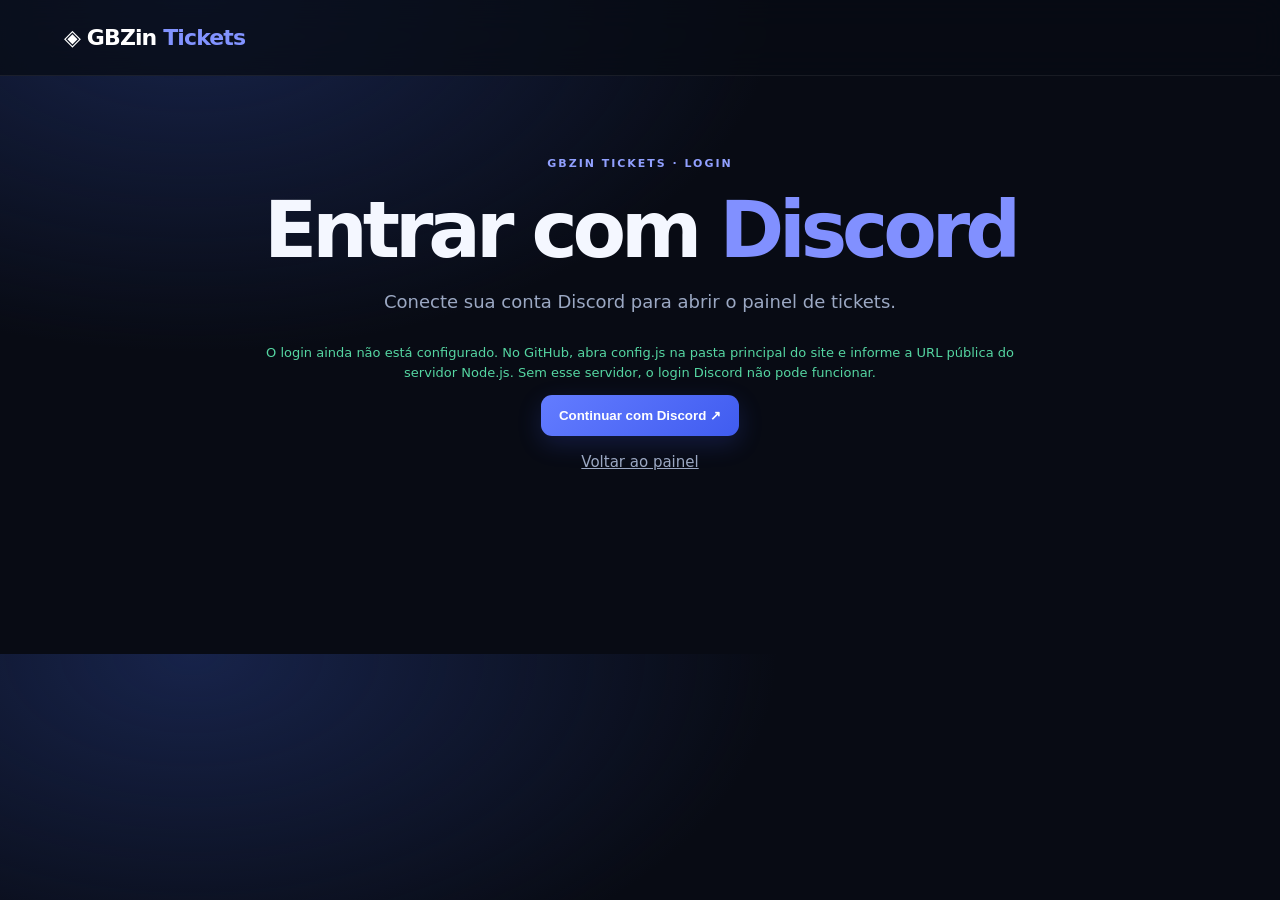
<file: auth/discord/index.html>
<!doctype html>
<html lang="pt-BR">
<head>
  <meta charset="utf-8">
  <meta name="viewport" content="width=device-width, initial-scale=1">
  <meta name="robots" content="noindex">
  <title>Entrar com Discord — GBZin Tickets</title>
  <link rel="stylesheet" href="/style.css">
  <script src="/config.js?v=2"></script>
</head>
<body>
  <header><a class="brand" href="/tickets/">◈ GBZin <span>Tickets</span></a></header>
  <main><section class="hero">
    <p class="eyebrow">GBZIN TICKETS · LOGIN</p>
    <h1>Entrar com <span>Discord</span></h1>
    <p class="sub">Conecte sua conta Discord para abrir o painel de tickets.</p>
    <p id="status" class="note" role="status" aria-live="polite">Verificando configuração…</p>
    <button id="login" class="primary" type="button" disabled>Continuar com Discord ↗</button>
    <p><a href="/tickets/" style="color:#9ba8c3">Voltar ao painel</a></p>
  </section></main>
<script>
(() => {
  const status = document.getElementById('status');
  const button = document.getElementById('login');
  const cfg = window.GBZIN_CONFIG || {};
  const backend = String(cfg.BACKEND_URL || '').trim().replace(/\/$/, '');
  const configured = /^https?:\/\//i.test(backend) && !backend.includes('COLE_A_URL');

  if (!configured) {
    status.textContent = 'O login ainda não está configurado. No GitHub, abra config.js na pasta principal do site e informe a URL pública do servidor Node.js. Sem esse servidor, o login Discord não pode funcionar.';
    button.disabled = true;
    return;
  }

  status.textContent = 'Servidor configurado. Clique para continuar para o Discord.';
  button.disabled = false;
  button.addEventListener('click', () => {
    status.textContent = 'Abrindo o Discord…';
    button.disabled = true;
    window.location.href = backend + '/auth/discord';
  });
})();
</script>
</body>
</html>
</file>
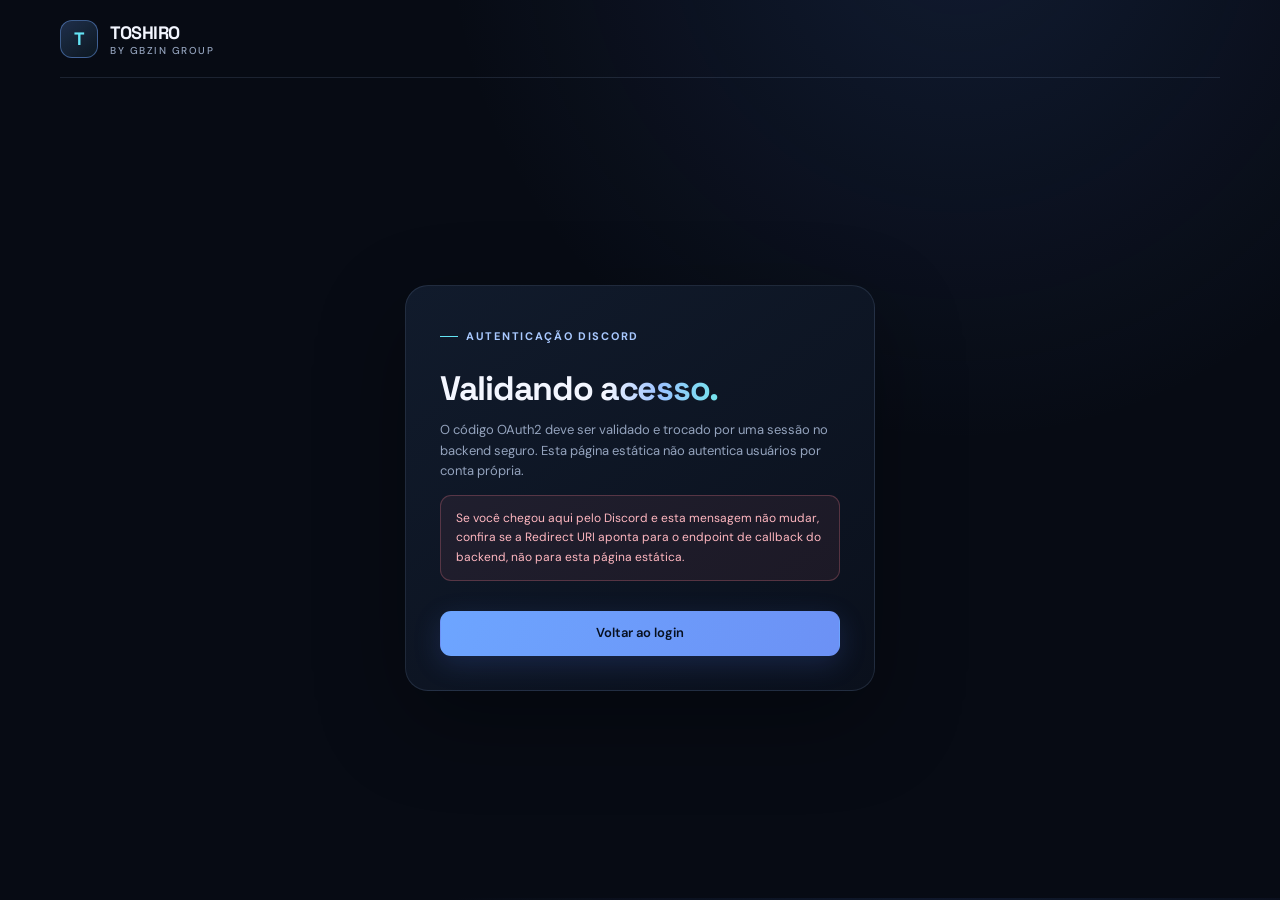
<file: dashboard/callback/index.html>
<!doctype html><html lang="pt-BR"><head><meta charset="utf-8"><meta name="viewport" content="width=device-width,initial-scale=1"><title>Autenticação — Toshiro Bot</title><link rel="stylesheet" href="/assets/site.css"></head><body><header class="container nav"><a class="brand" href="/"><span class="brand-mark">T</span><span>TOSHIRO<small>by Gbzin Group</small></span></a></header><main class="container login-wrap"><section class="login-card"><span class="eyebrow">Autenticação Discord</span><h1>Validando <span class="gradient-text">acesso.</span></h1><p>O código OAuth2 deve ser validado e trocado por uma sessão no backend seguro. Esta página estática não autentica usuários por conta própria.</p><div class="notice error" id="callbackNotice">Se você chegou aqui pelo Discord e esta mensagem não mudar, confira se a Redirect URI aponta para o endpoint de callback do backend, não para esta página estática.</div><a class="button primary" href="/dashboard/login/">Voltar ao login</a></section></main><script src="/assets/config.js"></script><script>const api=(window.TOSHIRO_CONFIG||{}).apiBase;if(api){document.getElementById('callbackNotice').textContent='A API está configurada separadamente. O fluxo OAuth precisa usar a URL de callback cadastrada no backend: '+api.replace(/\\/$/,'')+'/dashboard/callback'}</script></body></html>
</file>
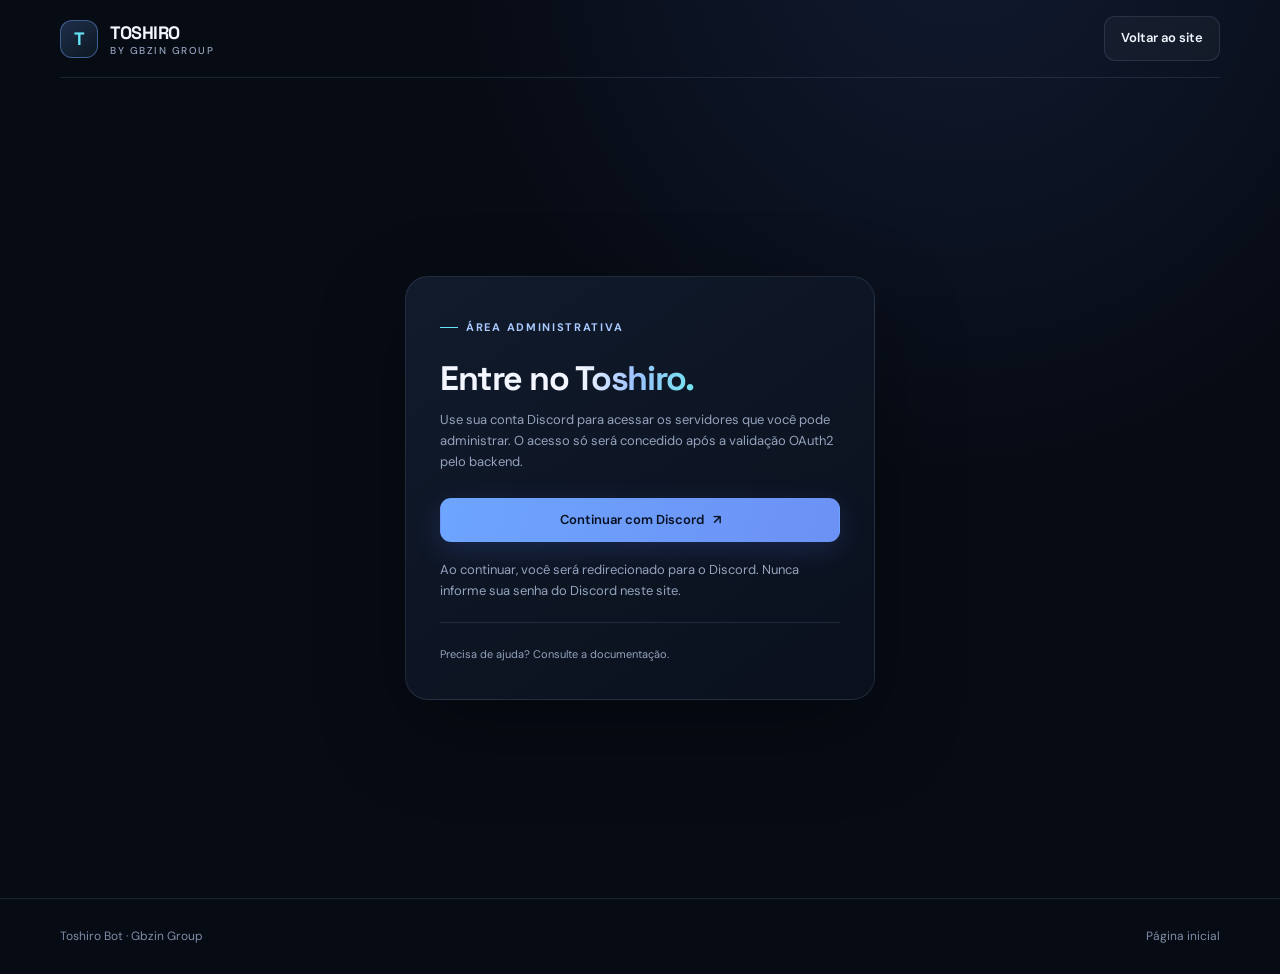
<file: dashboard/login/index.html>
<!doctype html><html lang="pt-BR"><head><meta charset="utf-8"><meta name="viewport" content="width=device-width,initial-scale=1"><title>Entrar — Toshiro Bot</title><link rel="stylesheet" href="/assets/site.css"></head><body><header class="container nav"><a class="brand" href="/"><span class="brand-mark">T</span><span>TOSHIRO<small>by Gbzin Group</small></span></a><a class="button" href="/">Voltar ao site</a></header><main class="container login-wrap"><section class="login-card"><span class="eyebrow">Área administrativa</span><h1>Entre no <span class="gradient-text">Toshiro.</span></h1><p>Use sua conta Discord para acessar os servidores que você pode administrar. O acesso só será concedido após a validação OAuth2 pelo backend.</p><div id="loginNotice" class="notice hidden" role="status"></div><a id="discordLogin" class="button primary" href="/dashboard/login">Continuar com Discord <span>↗</span></a><p class="tiny" style="margin-top:18px">Ao continuar, você será redirecionado para o Discord. Nunca informe sua senha do Discord neste site.</p><div style="border-top:1px solid var(--line);padding-top:18px;margin-top:20px"><a class="text-link tiny" href="/docs/">Precisa de ajuda? Consulte a documentação.</a></div></section></main><footer class="footer"><div class="container footer-row"><span>Toshiro Bot · Gbzin Group</span><a href="/">Página inicial</a></div></footer><script src="/assets/config.js"></script><script>const q=new URLSearchParams(location.search);if(q.has('error')){const n=document.getElementById('loginNotice');n.className='notice error';n.textContent='A autorização não foi concluída. Tente novamente.'}const c=window.TOSHIRO_CONFIG||{};if(c.apiBase){document.getElementById('discordLogin').href=c.apiBase.replace(/\\/$/,'')+'/dashboard/login'}</script></body></html>
</file>
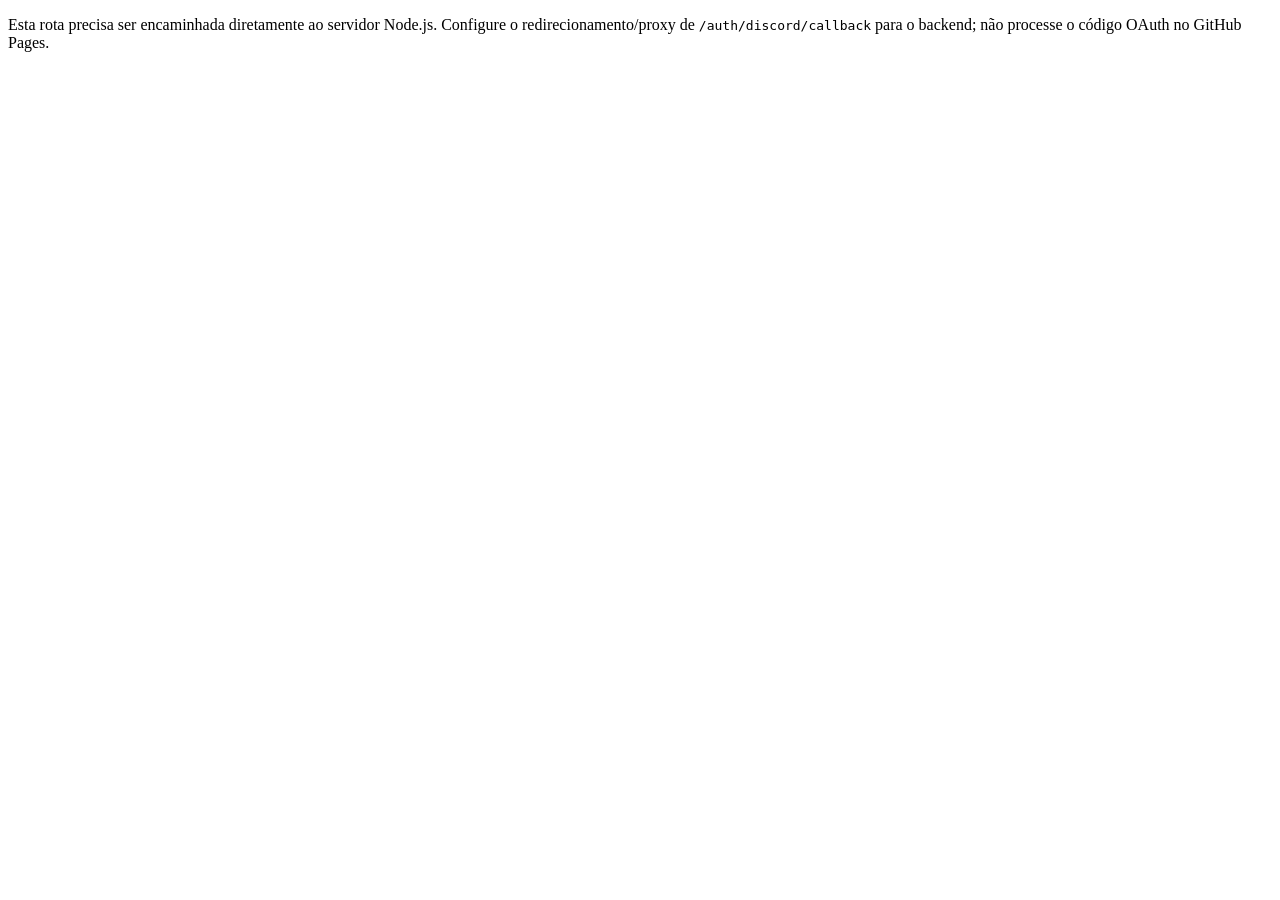
<file: auth/discord/callback/index.html>
<!doctype html><html lang="pt-BR"><head><meta charset="utf-8"><meta name="viewport" content="width=device-width,initial-scale=1"><title>Autenticando — GBZin</title></head><body><p>Esta rota precisa ser encaminhada diretamente ao servidor Node.js. Configure o redirecionamento/proxy de <code>/auth/discord/callback</code> para o backend; não processe o código OAuth no GitHub Pages.</p></body></html>
</file>
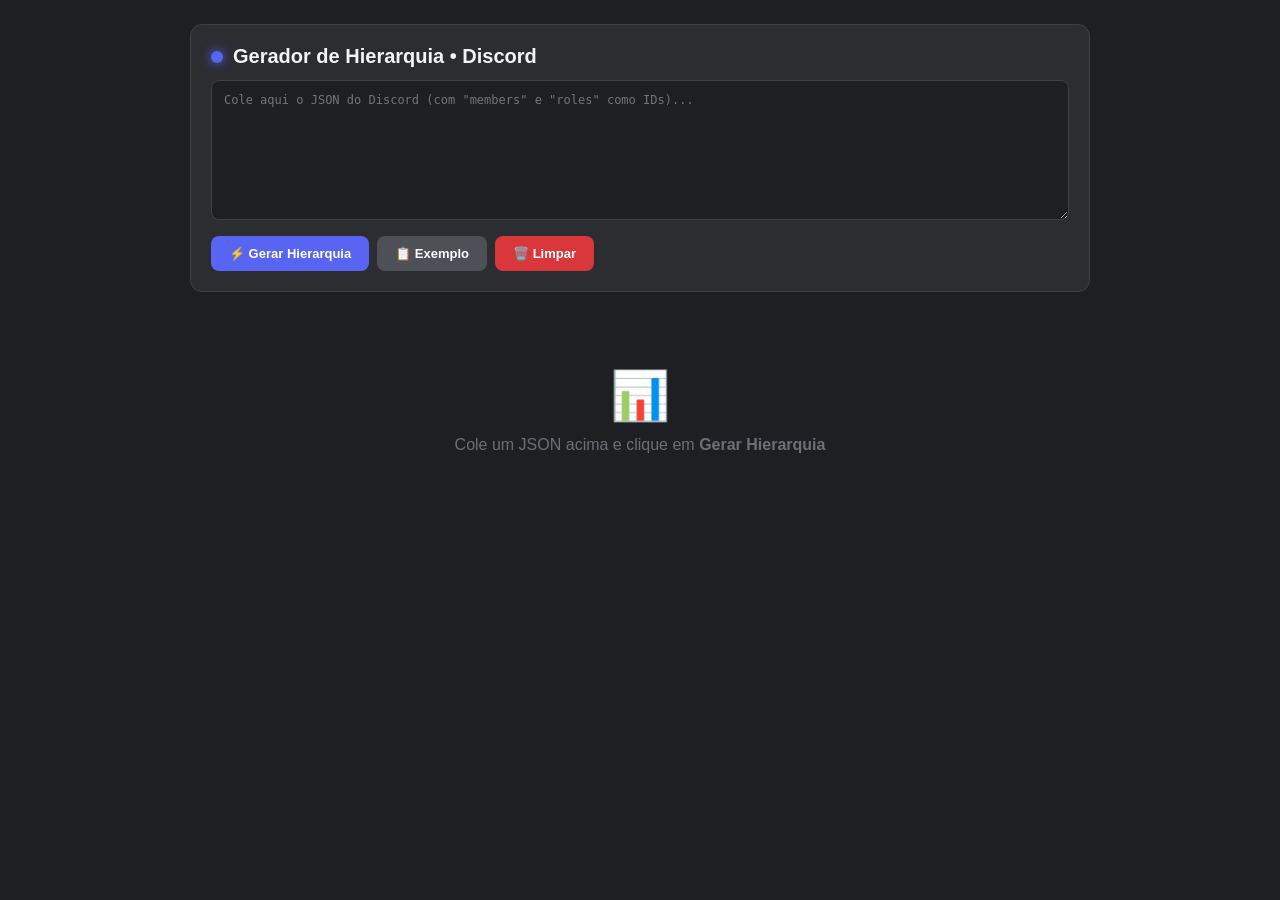
<file: hierarquia.html>
<!DOCTYPE html>
<html lang="pt-BR">
<head>
<meta charset="UTF-8">
<title>Hierarquia de Cargos • Discord</title>
<style>
  * { margin: 0; padding: 0; box-sizing: border-box; font-family: 'gg sans', 'Segoe UI', sans-serif; }

  body {
    background: #1e1f22;
    color: #dbdee1;
    min-height: 100vh;
    padding: 24px;
    display: flex;
    justify-content: center;
  }

  .app {
    max-width: 900px;
    width: 100%;
  }

  .header {
    background: #2b2d31;
    border-radius: 12px;
    padding: 20px;
    margin-bottom: 16px;
    border: 1px solid #3f4147;
  }

  .header h1 {
    font-size: 20px;
    color: #f2f3f5;
    margin-bottom: 12px;
    display: flex;
    align-items: center;
    gap: 10px;
  }

  .header h1 .dot {
    width: 12px; height: 12px;
    background: #5865f2;
    border-radius: 50%;
    box-shadow: 0 0 12px #5865f2;
  }

  textarea {
    width: 100%;
    min-height: 140px;
    background: #1e1f22;
    border: 1px solid #3f4147;
    border-radius: 8px;
    padding: 12px;
    color: #dbdee1;
    font-family: 'Consolas', monospace;
    font-size: 12px;
    resize: vertical;
    outline: none;
  }

  textarea:focus { border-color: #5865f2; }

  .actions {
    display: flex;
    gap: 8px;
    margin-top: 12px;
    flex-wrap: wrap;
  }

  button {
    background: #5865f2;
    color: white;
    border: none;
    padding: 10px 18px;
    border-radius: 8px;
    font-weight: 600;
    font-size: 13px;
    cursor: pointer;
    transition: 0.15s;
  }

  button:hover { background: #4752c4; }
  button.secondary { background: #4e5058; }
  button.secondary:hover { background: #6d6f78; }
  button.danger { background: #da373c; }
  button.danger:hover { background: #a12828; }

  .info-bar {
    display: flex;
    gap: 12px;
    flex-wrap: wrap;
    margin-bottom: 16px;
    font-size: 13px;
    color: #949ba4;
  }

  .info-bar .chip {
    background: #2b2d31;
    padding: 6px 14px;
    border-radius: 20px;
    border: 1px solid #3f4147;
  }

  .info-bar .chip b { color: #f2f3f5; }

  /* ===== HIERARQUIA ===== */
  .hierarchy {
    display: flex;
    flex-direction: column;
    gap: 8px;
  }

  .cargo {
    background: #2b2d31;
    border-radius: 10px;
    border-left: 4px solid #5865f2;
    padding: 14px 16px;
    cursor: pointer;
    transition: 0.15s;
    display: flex;
    align-items: center;
    gap: 14px;
    position: relative;
  }

  .cargo:hover {
    background: #35373c;
    transform: translateX(4px);
    box-shadow: 0 4px 20px rgba(0,0,0,0.4);
  }

  .cargo .nivel {
    width: 36px;
    height: 36px;
    border-radius: 8px;
    background: #1e1f22;
    display: flex;
    align-items: center;
    justify-content: center;
    font-weight: 700;
    font-size: 14px;
    color: #fff;
    flex-shrink: 0;
  }

  .cargo .info {
    flex: 1;
    min-width: 0;
  }

  .cargo .nome {
    font-size: 15px;
    font-weight: 600;
    color: #f2f3f5;
    display: flex;
    align-items: center;
    gap: 8px;
    flex-wrap: wrap;
  }

  .cargo .id {
    font-family: monospace;
    font-size: 11px;
    color: #949ba4;
    background: #1e1f22;
    padding: 1px 8px;
    border-radius: 4px;
  }

  .cargo .stats {
    font-size: 12px;
    color: #b5bac1;
    margin-top: 4px;
    display: flex;
    gap: 12px;
    flex-wrap: wrap;
  }

  .cargo .stats span b { color: #f2f3f5; }

  .cargo .f12-hint {
    font-family: monospace;
    font-size: 11px;
    background: #1e1f22;
    color: #949ba4;
    padding: 4px 10px;
    border-radius: 6px;
    border: 1px solid #3f4147;
    opacity: 0;
    transition: 0.15s;
    flex-shrink: 0;
  }

  .cargo:hover .f12-hint { opacity: 1; color: #79c0ff; border-color: #5865f2; }

  /* Barra proporcional */
  .cargo .bar {
    position: absolute;
    left: 0; top: 0; bottom: 0;
    width: 4px;
    border-top-left-radius: 10px;
    border-bottom-left-radius: 10px;
  }

  /* ===== MODAL F12 ===== */
  .f12-overlay {
    position: fixed;
    inset: 0;
    background: rgba(0,0,0,0.75);
    display: none;
    justify-content: center;
    align-items: flex-end;
    z-index: 100;
    backdrop-filter: blur(4px);
  }

  .f12-overlay.active { display: flex; }

  .f12-panel {
    background: #1e1f22;
    width: 100%;
    max-width: 850px;
    height: 72vh;
    border-top-left-radius: 12px;
    border-top-right-radius: 12px;
    display: flex;
    flex-direction: column;
    animation: slideUp 0.25s ease-out;
    border: 1px solid #3f4147;
    border-bottom: none;
    box-shadow: 0 -10px 40px rgba(0,0,0,0.7);
  }

  @keyframes slideUp {
    from { transform: translateY(100%); opacity: 0; }
    to { transform: translateY(0); opacity: 1; }
  }

  .f12-topbar {
    display: flex;
    align-items: center;
    background: #2b2d31;
    padding: 8px 14px;
    border-top-left-radius: 12px;
    border-top-right-radius: 12px;
    gap: 8px;
    border-bottom: 1px solid #3f4147;
  }

  .f12-dots { display: flex; gap: 6px; }
  .f12-dots span { width: 12px; height: 12px; border-radius: 50%; }
  .f12-dots .r { background: #ff5f56; }
  .f12-dots .y { background: #ffbd2e; }
  .f12-dots .g { background: #27c93f; }

  .f12-title {
    flex: 1;
    text-align: center;
    font-size: 12px;
    color: #949ba4;
    font-family: monospace;
    overflow: hidden;
    text-overflow: ellipsis;
    white-space: nowrap;
  }

  .f12-close {
    background: transparent;
    border: none;
    color: #949ba4;
    cursor: pointer;
    font-size: 18px;
    padding: 2px 10px;
    border-radius: 4px;
  }

  .f12-close:hover { background: #404249; color: #fff; }

  .f12-tabs {
    display: flex;
    background: #2b2d31;
    padding: 0 10px;
    gap: 4px;
    border-bottom: 1px solid #3f4147;
    overflow-x: auto;
  }

  .f12-tab {
    padding: 8px 14px;
    font-size: 12px;
    color: #949ba4;
    cursor: pointer;
    border-bottom: 2px solid transparent;
    font-family: monospace;
    background: transparent;
    border-top: none;
    border-left: none;
    border-right: none;
    white-space: nowrap;
  }

  .f12-tab:hover { color: #dbdee1; }
  .f12-tab.active { color: #fff; border-bottom-color: #5865f2; }

  .f12-content {
    flex: 1;
    overflow-y: auto;
    padding: 16px;
    font-family: 'Consolas', monospace;
    font-size: 13px;
    color: #b5bac1;
  }

  .f12-content::-webkit-scrollbar { width: 10px; }
  .f12-content::-webkit-scrollbar-track { background: #1e1f22; }
  .f12-content::-webkit-scrollbar-thumb { background: #3f4147; border-radius: 5px; }

  .f12-content pre {
    white-space: pre-wrap;
    word-break: break-word;
    line-height: 1.6;
  }

  .f12-content .key { color: #79c0ff; }
  .f12-content .str { color: #a5d6ff; }
  .f12-content .num { color: #79c0ff; }
  .f12-content .bool { color: #ff7b72; }
  .f12-content .null { color: #ff7b72; font-style: italic; }

  .membro-item {
    display: flex;
    align-items: center;
    gap: 10px;
    padding: 8px 10px;
    background: #2b2d31;
    border-radius: 8px;
    margin-bottom: 6px;
    border: 1px solid #3f4147;
  }

  .membro-item .av {
    width: 32px; height: 32px;
    border-radius: 50%;
    background: #5865f2;
    display: flex;
    align-items: center;
    justify-content: center;
    font-size: 12px;
    font-weight: 700;
    color: white;
    overflow: hidden;
    flex-shrink: 0;
  }

  .membro-item .av img { width: 100%; height: 100%; object-fit: cover; }

  .membro-item .nm { flex: 1; font-size: 13px; color: #f2f3f5; }
  .membro-item .nm small { color: #949ba4; font-weight: 400; }

  .f12-footer {
    padding: 8px 14px;
    background: #2b2d31;
    font-size: 11px;
    color: #6e7681;
    font-family: monospace;
    border-top: 1px solid #3f4147;
    display: flex;
    justify-content: space-between;
  }

  .empty {
    text-align: center;
    padding: 60px 20px;
    color: #6d6f78;
  }

  .empty .icon { font-size: 48px; margin-bottom: 12px; }
</style>
</head>
<body>

<div class="app">
  <!-- HEADER -->
  <div class="header">
    <h1><span class="dot"></span> Gerador de Hierarquia • Discord</h1>
    <textarea id="jsonInput" placeholder='Cole aqui o JSON do Discord (com "members" e "roles" como IDs)...'></textarea>
    <div class="actions">
      <button onclick="processar()">⚡ Gerar Hierarquia</button>
      <button class="secondary" onclick="colarExemplo()">📋 Exemplo</button>
      <button class="danger" onclick="limpar()">🗑️ Limpar</button>
    </div>
  </div>

  <!-- INFO -->
  <div class="info-bar" id="infoBar" style="display:none">
    <div class="chip">🏰 Guild: <b id="chipGuild">-</b></div>
    <div class="chip">🎭 Cargos: <b id="chipCargos">0</b></div>
    <div class="chip">👥 Membros: <b id="chipMembros">0</b></div>
  </div>

  <!-- HIERARQUIA -->
  <div class="hierarchy" id="hierarchy">
    <div class="empty">
      <div class="icon">📊</div>
      <div>Cole um JSON acima e clique em <b>Gerar Hierarquia</b></div>
    </div>
  </div>
</div>

<!-- MODAL F12 -->
<div class="f12-overlay" id="f12Overlay">
  <div class="f12-panel">
    <div class="f12-topbar">
      <div class="f12-dots">
        <span class="r"></span><span class="y"></span><span class="g"></span>
      </div>
      <div class="f12-title" id="f12Title">DevTools</div>
      <button class="f12-close" onclick="fecharF12()">✕</button>
    </div>

    <div class="f12-tabs">
      <button class="f12-tab active" data-tab="json">📄 Cargo</button>
      <button class="f12-tab" data-tab="membros">👥 Membros</button>
      <button class="f12-tab" data-tab="raw">🔧 Raw</button>
    </div>

    <div class="f12-content" id="f12Content"></div>

    <div class="f12-footer">
      <span id="f12Status">Console: pronto</span>
      <span>ESC para fechar</span>
    </div>
  </div>
</div>

<script>
// =====================================================
// ESTADO GLOBAL
// =====================================================
let CARGOS = [];      // [{id, membros:[], total}]
let CARGO_ATUAL = null;
let ABA_ATUAL = "json";
let GUILD_ID = "";

// =====================================================
// PROCESSAR JSON
// =====================================================
function processar() {
  const raw = document.getElementById("jsonInput").value.trim();
  if (!raw) return alert("Cole um JSON primeiro!");

  let data;
  try {
    data = JSON.parse(raw);
  } catch (e) {
    return alert("❌ JSON inválido:\n" + e.message);
  }

  // Aceita tanto {guild_id, members} quanto array direto de membros
  let membros = [];
  if (Array.isArray(data)) {
    membros = data;
  } else if (data.members && Array.isArray(data.members)) {
    membros = data.members;
    GUILD_ID = data.guild_id || "";
  } else {
    return alert("❌ JSON não contém 'members'. Cole o JSON de membros do Discord.");
  }

  // ===== AGRUPAR MEMBROS POR CARGO =====
  const mapa = new Map(); // roleId -> {id, membros:[]}

  membros.forEach(item => {
    const m = item.member || item;
    const roles = m.roles || [];
    const user = m.user || {};

    roles.forEach(rid => {
      if (!mapa.has(rid)) mapa.set(rid, { id: rid, membros: [] });
      mapa.get(rid).membros.push({ user, member: m });
    });
  });

  // Ordenar cargos por quantidade de membros (desc)
  CARGOS = Array.from(mapa.values()).sort((a, b) => b.membros.length - a.membros.length);

  // Atualizar UI
  document.getElementById("infoBar").style.display = "flex";
  document.getElementById("chipGuild").textContent = GUILD_ID || "—";
  document.getElementById("chipCargos").textContent = CARGOS.length;
  document.getElementById("chipMembros").textContent = membros.length;

  renderHierarquia();
}

// =====================================================
// RENDER HIERARQUIA
// =====================================================
function renderHierarquia() {
  const el = document.getElementById("hierarchy");
  if (CARGOS.length === 0) {
    el.innerHTML = '<div class="empty"><div class="icon">😕</div><div>Nenhum cargo encontrado</div></div>';
    return;
  }

  const maxMembros = Math.max(...CARGOS.map(c => c.membros.length));
  const total = CARGOS.reduce((s, c) => s + c.membros.length, 0);

  el.innerHTML = CARGOS.map((cargo, i) => {
    const cor = corDoCargo(cargo.id);
    const pct = (cargo.membros.length / maxMembros) * 100;
    const nivel = CARGOS.length - i;

    return `
      <div class="cargo" style="border-left-color:${cor}" onclick="abrirF12('${cargo.id}')">
        <div class="bar" style="background:${cor}; width:${Math.max(pct, 3)}%"></div>
        <div class="nivel" style="background:${cor}">#${nivel}</div>
        <div class="info">
          <div class="nome">
            🎭 Cargo ${cargo.id.slice(-6)}
            <span class="id">${cargo.id}</span>
          </div>
          <div class="stats">
            <span>👥 <b>${cargo.membros.length}</b> membros</span>
            <span>📊 <b>${((cargo.membros.length / total) * 100).toFixed(1)}%</b> do servidor</span>
          </div>
        </div>
        <div class="f12-hint">F12 ↵</div>
      </div>
    `;
  }).join("");
}

// =====================================================
// COR DO CARGO (hash determinístico)
// =====================================================
function corDoCargo(id) {
  const paleta = [
    "#5865f2", "#57f287", "#fee75c", "#eb459e", "#ed4245",
    "#faa61a", "#ff9500", "#00b0f4", "#9b59b6", "#1abc9c",
    "#e91e63", "#3498db", "#e67e22", "#2ecc71", "#f39c12"
  ];
  let h = 0;
  for (let i = 0; i < id.length; i++) h = (h * 31 + id.charCodeAt(i)) >>> 0;
  return paleta[h % paleta.length];
}

// =====================================================
// ABRIR F12
// =====================================================
function abrirF12(roleId) {
  const cargo = CARGOS.find(c => c.id === roleId);
  if (!cargo) return;

  CARGO_ATUAL = cargo;
  document.getElementById("f12Title").textContent = `DevTools — role ${roleId}`;
  document.getElementById("f12Status").textContent = `Cargo: ${roleId} • ${cargo.membros.length} membros`;
  document.getElementById("f12Overlay").classList.add("active");
  renderAba(ABA_ATUAL);
}

function fecharF12() {
  document.getElementById("f12Overlay").classList.remove("active");
}

// =====================================================
// TABS
// =====================================================
document.querySelectorAll(".f12-tab").forEach(tab => {
  tab.onclick = () => {
    document.querySelectorAll(".f12-tab").forEach(t => t.classList.remove("active"));
    tab.classList.add("active");
    ABA_ATUAL = tab.dataset.tab;
    renderAba(ABA_ATUAL);
  };
});

// =====================================================
// RENDER ABA
// =====================================================
function renderAba(tipo) {
  if (!CARGO_ATUAL) return;
  const el = document.getElementById("f12Content");
  const cargo = CARGO_ATUAL;

  if (tipo === "json") {
    const obj = {
      role_id: cargo.id,
      total_membros: cargo.membros.length,
      membros: cargo.membros.map(m => ({
        id: m.user.id,
        username: m.user.username,
        global_name: m.user.global_name,
        bot: !!m.user.bot
      }))
    };
    el.innerHTML = `<pre>${hl(JSON.stringify(obj, null, 2))}</pre>`;
  }

  else if (tipo === "membros") {
    el.innerHTML = cargo.membros.map(m => {
      const u = m.user;
      const url = avatarUrl(u);
      const initials = (u.global_name || u.username || "?").replace(/[^\p{L}\p{N}]/gu, "").slice(0, 2).toUpperCase();
      return `
        <div class="membro-item">
          <div class="av">${url ? `<img src="${url}" onerror="this.parentElement.textContent='${initials}'">` : initials}</div>
          <div class="nm">
            ${u.global_name || u.username} ${u.bot ? '🤖' : ''}
            <br><small>@${u.username} • ${u.id}</small>
          </div>
        </div>
      `;
    }).join("");
  }

  else if (tipo === "raw") {
    el.innerHTML = `<pre>${hl(JSON.stringify(cargo, null, 2))}</pre>`;
  }
}

// =====================================================
// HELPERS
// =====================================================
function avatarUrl(u) {
  if (!u.avatar) return null;
  const ext = u.avatar.startsWith("a_") ? "gif" : "png";
  return `https://cdn.discordapp.com/avatars/${u.id}/${u.avatar}.${ext}?size=64`;
}

function hl(json) {
  return json
    .replace(/&/g, "&amp;").replace(/</g, "&lt;").replace(/>/g, "&gt;")
    .replace(/("(\\u[a-zA-Z0-9]{4}|\\[^u]|[^\\"])*"(\s*:)?|\b(true|false|null)\b|-?\d+(?:\.\d*)?(?:[eE][+\-]?\d+)?)/g, m => {
      let c = "num";
      if (/^"/.test(m)) c = /:$/.test(m) ? "key" : "str";
      else if (/true|false/.test(m)) c = "bool";
      else if (/null/.test(m)) c = "null";
      return `<span class="${c}">${m}</span>`;
    });
}

// =====================================================
// BOTÕES
// =====================================================
function colarExemplo() {
  document.getElementById("jsonInput").value = JSON.stringify({
    guild_id: "1559767910812225597",
    members: [
      { member: { roles: ["111","222","333"], user: { id: "1", username: "paulo", global_name: "Paulo", avatar: null } } },
      { member: { roles: ["222","333"], user: { id: "2", username: "yumi", global_name: "Yumi", avatar: null } } },
      { member: { roles: ["333"], user: { id: "3", username: "bot", global_name: null, bot: true, avatar: null } } }
    ]
  }, null, 2);
}

function limpar() {
  document.getElementById("jsonInput").value = "";
  document.getElementById("hierarchy").innerHTML = '<div class="empty"><div class="icon">📊</div><div>Cole um JSON acima e clique em <b>Gerar Hierarquia</b></div></div>';
  document.getElementById("infoBar").style.display = "none";
  CARGOS = [];
}

// ESC + clique fora
document.addEventListener("keydown", e => { if (e.key === "Escape") fecharF12(); });
document.getElementById("f12Overlay").addEventListener("click", e => {
  if (e.target.id === "f12Overlay") fecharF12();
});
</script>
</body>
</html>
</file>
<file: form-builder/css/main.css>
:root {
  --bg: #1a1b1e;
  --bg-alt: #232428;
  --surface: #2b2d31;
  --surface-2: #313338;
  --border: #3a3d42;
  --border-2: #4e5058;
  --text: #f2f3f5;
  --text-2: #b5bac1;
  --text-3: #80848e;
  --primary: #5865f2;
  --primary-hover: #4752c4;
  --primary-soft: rgba(88, 101, 242, .15);
  --success: #57f287;
  --success-soft: rgba(87, 242, 135, .15);
  --warning: #fee75c;
  --warning-soft: rgba(254, 231, 92, .15);
  --danger: #ed4245;
  --danger-soft: rgba(237, 66, 69, .15);
  --font: 'Inter', 'Segoe UI', Roboto, -apple-system, sans-serif;
  --font-mono: 'JetBrains Mono', 'Consolas', monospace;
  --r-sm: 6px; --r: 10px; --r-lg: 14px;
  --shadow-1: 0 2px 6px rgba(0,0,0,.15);
  --shadow-2: 0 8px 24px rgba(0,0,0,.25);
  --shadow-3: 0 20px 60px rgba(0,0,0,.5);
  --t: .2s ease;
}

[data-tema="claro"] {
  --bg: #f6f7f9;
  --bg-alt: #eef0f3;
  --surface: #ffffff;
  --surface-2: #f2f3f5;
  --border: #dfe1e5;
  --border-2: #c7ccd4;
  --text: #0a0b0d;
  --text-2: #4e5058;
  --text-3: #80848e;
}

[data-densidade="compacta"] {
  --r: 8px;
  --r-lg: 10px;
}

*, *::before, *::after { box-sizing: border-box; margin: 0; padding: 0; }
html { font-size: 16px; }

body {
  background: var(--bg);
  color: var(--text);
  font-family: var(--font);
  font-size: 15px;
  line-height: 1.55;
  min-height: 100vh;
  -webkit-font-smoothing: antialiased;
  transition: background var(--t), color var(--t);
}

h1, h2, h3, h4 { font-weight: 700; line-height: 1.25; }
h2 { font-size: 22px; }
h3 { font-size: 16px; }
p { color: var(--text-2); }
a { color: var(--primary); }
code, kbd { font-family: var(--font-mono); font-size: .9em; }
code { background: var(--bg-alt); padding: 2px 6px; border-radius: 4px; color: var(--primary); }
kbd { background: var(--surface-2); border: 1px solid var(--border); border-bottom-width: 2px; padding: 1px 6px; border-radius: 4px; font-size: 11px; }

button { font-family: inherit; cursor: pointer; }
input, textarea, select { font-family: inherit; }
img, svg { max-width: 100%; }

:focus-visible { outline: 2px solid var(--primary); outline-offset: 2px; }

/* TOPBAR */
.topbar {
  background: var(--surface);
  border-bottom: 1px solid var(--border);
  position: sticky;
  top: 0;
  z-index: 50;
}

.topbar-inner {
  max-width: 1400px;
  margin: 0 auto;
  padding: 12px 24px;
  display: flex;
  align-items: center;
  gap: 24px;
}

.topbar-brand { display: flex; align-items: center; gap: 12px; }
.brand-icon { font-size: 28px; }
.brand-title {
  font-size: 17px;
  font-weight: 800;
  background: linear-gradient(135deg, var(--primary), var(--success));
  -webkit-background-clip: text;
  background-clip: text;
  -webkit-text-fill-color: transparent;
}
.brand-sub {
  font-size: 10.5px;
  color: var(--text-3);
  text-transform: uppercase;
  letter-spacing: .5px;
}
.topbar-nav { display: flex; gap: 4px; flex: 1; }
.nav-btn {
  background: transparent;
  border: 1px solid transparent;
  color: var(--text-2);
  padding: 8px 14px;
  border-radius: var(--r-sm);
  font-size: 14px;
  font-weight: 600;
  transition: all var(--t);
}
.nav-btn:hover { background: var(--surface-2); color: var(--text); }
.nav-btn.active {
  background: var(--primary-soft);
  color: var(--primary);
  border-color: rgba(88, 101, 242, .3);
}
.topbar-actions { display: flex; gap: 6px; }
.icon-btn {
  background: transparent;
  border: 1px solid var(--border);
  color: var(--text-2);
  width: 36px; height: 36px;
  border-radius: var(--r-sm);
  display: inline-flex;
  align-items: center;
  justify-content: center;
  transition: all var(--t);
}
.icon-btn:hover { background: var(--surface-2); color: var(--text); border-color: var(--border-2); }
.icon-btn.active { background: var(--primary-soft); border-color: var(--primary); color: var(--primary); }

/* VIEWS */
.view {
  max-width: 1400px;
  margin: 0 auto;
  padding: 32px 24px 64px;
  animation: fadeIn .25s ease;
}
@keyframes fadeIn { from { opacity: 0; transform: translateY(4px); } to { opacity: 1; transform: translateY(0); } }
.view-title { font-size: 26px; margin-bottom: 4px; }
.view-sub { font-size: 14px; color: var(--text-2); }

.dashboard-header {
  display: flex;
  justify-content: space-between;
  align-items: flex-start;
  gap: 20px;
  margin-bottom: 28px;
  flex-wrap: wrap;
}
.dashboard-actions { display: flex; gap: 10px; }

@media (max-width: 900px) {
  .topbar-inner { flex-wrap: wrap; gap: 12px; padding: 10px 16px; }
  .topbar-nav { order: 3; width: 100%; overflow-x: auto; }
  .view { padding: 20px 16px 48px; }
  .dashboard-header { flex-direction: column; align-items: stretch; }
  .dashboard-actions { width: 100%; }
  .dashboard-actions .btn { flex: 1; }
}
</file>
<file: form-builder/css/components.css>
.btn {
  display: inline-flex;
  align-items: center;
  justify-content: center;
  gap: 6px;
  padding: 10px 18px;
  border-radius: var(--r-sm);
  font-size: 14px;
  font-weight: 600;
  border: 1px solid transparent;
  transition: all var(--t);
  white-space: nowrap;
}
.btn:disabled { opacity: .5; cursor: not-allowed; }
.btn-primary { background: var(--primary); color: #fff; }
.btn-primary:hover:not(:disabled) { background: var(--primary-hover); transform: translateY(-1px); box-shadow: var(--shadow-1); }
.btn-ghost { background: transparent; border-color: var(--border); color: var(--text-2); }
.btn-ghost:hover:not(:disabled) { background: var(--surface-2); color: var(--text); border-color: var(--border-2); }
.btn-danger { background: var(--danger); color: #fff; }
.btn-danger:hover:not(:disabled) { background: #c93b3e; }
.btn-sm { padding: 7px 12px; font-size: 13px; }
.btn-xs { padding: 4px 8px; font-size: 12px; }

.card {
  background: var(--surface);
  border: 1px solid var(--border);
  border-radius: var(--r-lg);
  padding: 24px;
  margin-bottom: 20px;
  transition: border-color var(--t);
}
.card:hover { border-color: var(--border-2); }
.card-header {
  display: flex;
  align-items: center;
  justify-content: space-between;
  gap: 12px;
  margin-bottom: 20px;
  padding-bottom: 14px;
  border-bottom: 1px solid var(--border);
}
.card-header h3 { font-size: 15px; }
.card-actions { display: flex; gap: 10px; margin-top: 18px; flex-wrap: wrap; }
.card-actions .btn { flex: 1; min-width: 150px; }
.card.sticky { position: sticky; top: 80px; }

.badge {
  background: var(--bg-alt);
  border: 1px solid var(--border);
  color: var(--text-3);
  padding: 3px 10px;
  border-radius: 20px;
  font-size: 11.5px;
  font-weight: 700;
  text-transform: uppercase;
}
.badge.ok { background: var(--success-soft); border-color: var(--success); color: var(--success); }
.badge.aviso { background: var(--warning-soft); border-color: var(--warning); color: var(--warning); }
.badge.erro { background: var(--danger-soft); border-color: var(--danger); color: var(--danger); }

label { display: block; font-size: 12.5px; font-weight: 600; color: var(--text-2); margin-bottom: 8px; }
label .req { color: var(--danger); }

input[type="text"], input[type="search"], input[type="color"], input[type="file"], textarea, select {
  width: 100%;
  background: var(--bg-alt);
  border: 1px solid var(--border);
  border-radius: var(--r-sm);
  color: var(--text);
  font-size: 14px;
  padding: 10px 12px;
  transition: border-color var(--t);
}
input:focus, textarea:focus, select:focus { outline: none; border-color: var(--primary); }
textarea { resize: vertical; min-height: 70px; }
input::placeholder, textarea::placeholder { color: var(--text-3); }

.row-2 { display: grid; grid-template-columns: 1fr 1fr; gap: 16px; margin-bottom: 14px; }
.field-hint { display: block; font-size: 12px; color: var(--text-3); margin-top: 4px; margin-bottom: 16px; min-height: 14px; }
.field-hint.erro { color: var(--danger); }
.field-hint.ok { color: var(--success); }

.color-picker { display: flex; gap: 8px; margin-bottom: 4px; }
.color-picker input[type="color"] { width: 46px; height: 40px; padding: 2px; cursor: pointer; }
.color-picker input[type="text"] { flex: 1; font-family: var(--font-mono); text-transform: lowercase; }

.switch { display: flex; align-items: center; gap: 12px; padding: 10px 0; cursor: pointer; font-size: 14px; color: var(--text-2); }
.switch input { position: absolute; opacity: 0; pointer-events: none; }
.switch-track { width: 40px; height: 22px; background: var(--border-2); border-radius: 999px; position: relative; transition: background var(--t); flex-shrink: 0; }
.switch-track::after { content: ''; position: absolute; top: 2px; left: 2px; width: 18px; height: 18px; background: #fff; border-radius: 50%; transition: transform var(--t); }
.switch input:checked ~ .switch-track { background: var(--primary); }
.switch input:checked ~ .switch-track::after { transform: translateX(18px); }
.switches { display: flex; flex-direction: column; gap: 4px; margin-top: 8px; }

.erro-box { background: var(--danger-soft); border-left: 3px solid var(--danger); color: #f8a0a2; padding: 12px 16px; border-radius: var(--r-sm); font-size: 13.5px; margin: 12px 0; white-space: pre-wrap; }
.compat-warn { background: var(--warning-soft); border-left: 3px solid var(--warning); color: var(--warning); padding: 10px 14px; border-radius: var(--r-sm); font-size: 13px; margin-bottom: 14px; }

.modal { position: fixed; inset: 0; background: rgba(0, 0, 0, .7); display: flex; align-items: center; justify-content: center; padding: 20px; z-index: 1000; backdrop-filter: blur(4px); animation: fadeIn .18s ease; }
.modal[hidden] { display: none; }
.modal-content { background: var(--surface); border: 1px solid var(--border); border-radius: var(--r-lg); max-width: 640px; width: 100%; max-height: 90vh; overflow-y: auto; box-shadow: var(--shadow-3); animation: slideUp .22s ease; }
.modal-content--sm { max-width: 420px; }
@keyframes slideUp { from { opacity: 0; transform: translateY(16px); } to { opacity: 1; transform: translateY(0); } }
.modal-header { display: flex; justify-content: space-between; align-items: center; padding: 18px 22px; border-bottom: 1px solid var(--border); position: sticky; top: 0; background: var(--surface); z-index: 1; }
.modal-header h2 { font-size: 18px; }
.modal-body { padding: 22px; }
.modal-body h3 { font-size: 14px; text-transform: uppercase; letter-spacing: .5px; color: var(--text-3); margin: 20px 0 10px; }
.modal-body h3:first-child { margin-top: 0; }
.modal-body ul, .modal-body ol { padding-left: 22px; color: var(--text-2); line-height: 1.8; }
.modal-actions { display: flex; gap: 10px; margin-top: 18px; flex-wrap: wrap; }
.modal-actions .btn { flex: 1; min-width: 130px; }
.modal-tabs { display: flex; gap: 4px; background: var(--bg-alt); padding: 4px; border-radius: var(--r-sm); margin-bottom: 16px; }
.modal-tabs button { flex: 1; background: transparent; border: none; color: var(--text-3); padding: 8px 12px; border-radius: var(--r-sm); font-size: 13px; font-weight: 600; transition: all var(--t); }
.modal-tabs button.active { background: var(--surface); color: var(--text); box-shadow: var(--shadow-1); }
.modal-hint { font-size: 13.5px; color: var(--text-2); margin-bottom: 14px; }
.code-box { background: var(--bg-alt); border: 1px dashed var(--primary); border-radius: var(--r-sm); padding: 16px; font-family: var(--font-mono); font-size: 12px; max-height: 260px; overflow: auto; white-space: pre-wrap; word-break: break-all; user-select: all; margin-bottom: 14px; }
.modal-steps { background: var(--bg-alt); border-left: 3px solid var(--primary); padding: 14px 18px; border-radius: var(--r-sm); font-size: 13px; color: var(--text-2); line-height: 1.8; }
.modal-steps b { color: var(--text); display: block; margin-bottom: 6px; }
.atalhos { list-style: none; padding: 0 !important; }
.atalhos li { padding: 4px 0; display: flex; align-items: center; gap: 8px; }

.toasts { position: fixed; bottom: 20px; right: 20px; display: flex; flex-direction: column; gap: 10px; z-index: 2000; max-width: 360px; }
.toast { background: var(--surface); border: 1px solid var(--border); border-left: 4px solid var(--primary); border-radius: var(--r); padding: 12px 16px; font-size: 14px; box-shadow: var(--shadow-2); animation: toastIn .25s ease; }
.toast.sucesso { border-left-color: var(--success); }
.toast.erro { border-left-color: var(--danger); }
.toast.aviso { border-left-color: var(--warning); }
@keyframes toastIn { from { opacity: 0; transform: translateX(30px); } to { opacity: 1; transform: translateX(0); } }

@media (max-width: 560px) {
  .toasts { left: 12px; right: 12px; bottom: 12px; max-width: none; }
  .row-2 { grid-template-columns: 1fr; }
  .modal { padding: 10px; }
}
</file>
<file: form-builder/css/dashboard.css>
.stats-grid { display: grid; grid-template-columns: repeat(auto-fit, minmax(180px, 1fr)); gap: 14px; margin-bottom: 24px; }
.stat-card { background: var(--surface); border: 1px solid var(--border); border-radius: var(--r); padding: 16px 18px; display: flex; align-items: center; gap: 14px; transition: border-color var(--t); }
.stat-card:hover { border-color: var(--border-2); }
.stat-icon { font-size: 24px; }
.stat-value { display: block; font-size: 22px; font-weight: 800; }
.stat-label { display: block; font-size: 11.5px; text-transform: uppercase; letter-spacing: .5px; color: var(--text-3); font-weight: 600; }

.toolbar { display: flex; gap: 10px; margin-bottom: 22px; flex-wrap: wrap; align-items: center; }
.search-wrap { flex: 1; min-width: 200px; display: flex; align-items: center; gap: 8px; background: var(--surface); border: 1px solid var(--border); border-radius: var(--r-sm); padding: 0 12px; }
.search-wrap:focus-within { border-color: var(--primary); }
.search-wrap input { flex: 1; border: none; background: transparent; padding: 10px 0; }
.search-wrap input:focus { outline: none; }
.toolbar select { min-width: 170px; background: var(--surface); }
.view-toggle { display: flex; background: var(--surface); border: 1px solid var(--border); border-radius: var(--r-sm); overflow: hidden; }
.view-toggle button { background: transparent; border: none; color: var(--text-3); padding: 8px 12px; font-size: 14px; }
.view-toggle button.active { background: var(--primary-soft); color: var(--primary); }

.forms-grid { display: grid; grid-template-columns: repeat(auto-fill, minmax(280px, 1fr)); gap: 14px; }
.forms-grid.list-view { grid-template-columns: 1fr; }

.form-card { background: var(--surface); border: 1px solid var(--border); border-radius: var(--r); padding: 18px; display: flex; flex-direction: column; gap: 12px; transition: all var(--t); position: relative; overflow: hidden; cursor: pointer; }
.form-card::before { content: ''; position: absolute; top: 0; left: 0; right: 0; height: 3px; background: var(--card-cor, var(--primary)); }
.form-card:hover { border-color: var(--border-2); transform: translateY(-2px); box-shadow: var(--shadow-2); }
.form-card-head { display: flex; justify-content: space-between; align-items: flex-start; gap: 10px; }
.form-card-title { font-size: 15px; font-weight: 700; margin-bottom: 4px; }
.form-card-desc { font-size: 13px; color: var(--text-2); display: -webkit-box; -webkit-line-clamp: 2; -webkit-box-orient: vertical; overflow: hidden; }
.form-card-fav { background: transparent; border: none; color: var(--text-3); font-size: 18px; padding: 2px 4px; transition: all var(--t); }
.form-card-fav:hover, .form-card-fav.active { color: var(--warning); }
.form-card-meta { display: flex; gap: 10px; font-size: 12px; color: var(--text-3); flex-wrap: wrap; }
.form-card-actions { display: flex; gap: 6px; margin-top: auto; padding-top: 12px; border-top: 1px solid var(--border); }
.form-card-actions button { flex: 1; padding: 7px 10px; font-size: 12.5px; }

.forms-grid.list-view .form-card { flex-direction: row; align-items: center; }
.forms-grid.list-view .form-card-head { flex: 1; align-items: center; }
.forms-grid.list-view .form-card-actions { margin: 0; padding: 0; border: none; flex-shrink: 0; }

.empty-state { text-align: center; padding: 60px 20px; background: var(--surface); border: 1px dashed var(--border); border-radius: var(--r-lg); }
.empty-icon { font-size: 56px; display: block; margin-bottom: 12px; opacity: .6; }
.empty-state h3 { font-size: 18px; margin-bottom: 8px; }
.empty-state p { margin-bottom: 20px; }
.empty-actions { display: flex; gap: 10px; justify-content: center; flex-wrap: wrap; }

.templates-cats { display: flex; gap: 6px; margin-bottom: 16px; overflow-x: auto; padding-bottom: 4px; }
.templates-cats button { background: var(--surface); border: 1px solid var(--border); color: var(--text-2); padding: 8px 14px; border-radius: 20px; font-size: 13px; font-weight: 600; white-space: nowrap; }
.templates-cats button:hover { border-color: var(--border-2); color: var(--text); }
.templates-cats button.active { background: var(--primary); border-color: var(--primary); color: #fff; }
.templates-search { display: flex; align-items: center; gap: 8px; background: var(--surface); border: 1px solid var(--border); border-radius: var(--r-sm); padding: 0 12px; margin-bottom: 20px; max-width: 400px; }
.templates-search input { border: none; background: transparent; padding: 10px 0; flex: 1; }
.templates-search input:focus { outline: none; }
.templates-grid { display: grid; grid-template-columns: repeat(auto-fill, minmax(260px, 1fr)); gap: 14px; }
.template-card { background: var(--surface); border: 1px solid var(--border); border-radius: var(--r); padding: 18px; cursor: pointer; transition: all var(--t); display: flex; flex-direction: column; gap: 10px; text-align: left; color: var(--text); }
.template-card:hover { border-color: var(--primary); transform: translateY(-2px); box-shadow: var(--shadow-2); }
.template-emoji { font-size: 28px; }
.template-nome { font-size: 15px; font-weight: 700; }
.template-desc { font-size: 13px; color: var(--text-2); line-height: 1.5; }
.template-meta { font-size: 12px; color: var(--text-3); }
</file>
<file: form-builder/css/editor.css>
.editor-layout { display: grid; grid-template-columns: 1fr 380px; gap: 20px; align-items: start; }
.editor-col--main { min-width: 0; }
.editor-col--side { display: flex; flex-direction: column; gap: 20px; }

.editor-top { display: flex; align-items: center; gap: 12px; margin-bottom: 18px; flex-wrap: wrap; }
.editor-status { font-size: 12.5px; color: var(--text-3); font-weight: 600; padding: 4px 10px; border-radius: 20px; background: var(--surface); border: 1px solid var(--border); transition: all var(--t); }
.editor-status.salvando { color: var(--warning); border-color: var(--warning); }
.editor-status.salvo { color: var(--success); border-color: var(--success); }
.editor-status.erro { color: var(--danger); border-color: var(--danger); }
.editor-top-actions { margin-left: auto; display: flex; gap: 6px; flex-wrap: wrap; }

.perguntas { display: flex; flex-direction: column; gap: 12px; min-height: 60px; }
.pergunta { background: var(--bg-alt); border: 1px solid var(--border); border-radius: var(--r); padding: 16px; transition: all var(--t); animation: fadeIn .2s ease; }
.pergunta:hover { border-color: var(--border-2); }
.pergunta-header { display: flex; align-items: center; gap: 10px; margin-bottom: 14px; }
.pergunta-num { width: 26px; height: 26px; background: var(--primary); color: #fff; border-radius: 50%; display: inline-flex; align-items: center; justify-content: center; font-size: 12.5px; font-weight: 700; flex-shrink: 0; }
.pergunta-tipo-badge { background: var(--surface); border: 1px solid var(--border); color: var(--text-3); padding: 2px 8px; border-radius: 4px; font-size: 11px; font-weight: 600; text-transform: uppercase; }
.pergunta-actions { margin-left: auto; display: flex; gap: 2px; }
.pergunta-actions button { background: transparent; border: none; color: var(--text-3); width: 28px; height: 28px; border-radius: var(--r-sm); font-size: 14px; transition: all var(--t); }
.pergunta-actions button:hover { background: var(--surface); color: var(--text); }
.pergunta-actions button.remover:hover { background: var(--danger-soft); color: var(--danger); }
.pergunta-fields { display: flex; flex-direction: column; gap: 10px; }
.pergunta-fields .row-2 { margin-bottom: 0; }
.pergunta-footer { display: flex; align-items: center; justify-content: space-between; gap: 10px; margin-top: 10px; padding-top: 10px; border-top: 1px solid var(--border); }
.pergunta-footer .switch { padding: 4px 0; font-size: 13px; }
.pergunta-footer .switch .switch-track { width: 34px; height: 20px; }
.pergunta-footer .switch .switch-track::after { width: 16px; height: 16px; }
.pergunta-footer .switch input:checked ~ .switch-track::after { transform: translateX(14px); }

.diagnostico { display: flex; flex-direction: column; gap: 8px; font-size: 13px; }
.diag-item { display: flex; align-items: flex-start; gap: 8px; padding: 8px 10px; border-radius: var(--r-sm); line-height: 1.5; }
.diag-item.erro { background: var(--danger-soft); color: #f8a0a2; }
.diag-item.aviso { background: var(--warning-soft); color: var(--warning); }
.diag-item.ok { background: var(--success-soft); color: var(--success); }
.diag-icon { flex-shrink: 0; }

@media (max-width: 1100px) {
  .editor-layout { grid-template-columns: 1fr; }
  .card.sticky { position: static; }
}

@media (max-width: 560px) {
  .pergunta-header { flex-wrap: wrap; }
  .pergunta-actions { width: 100%; justify-content: flex-end; }
  .pergunta-fields .row-2 { grid-template-columns: 1fr; }
}
</file>
<file: form-builder/css/preview.css>
.preview-content { min-height: 200px; }

.discord-embed {
  background: #2b2d31;
  border-left: 4px solid var(--primary);
  border-radius: 4px;
  padding: 14px 18px 18px;
  font-size: 14px;
  line-height: 1.5;
  color: #dbdee1;
}

[data-tema="claro"] .discord-embed { background: #f2f3f5; color: #2e3338; }

.discord-embed-titulo { font-size: 16px; font-weight: 700; color: #f2f3f5; margin-bottom: 8px; }
[data-tema="claro"] .discord-embed-titulo { color: #060607; }
.discord-embed-descricao { font-size: 14px; color: #dbdee1; white-space: pre-wrap; word-break: break-word; }
[data-tema="claro"] .discord-embed-descricao { color: #2e3338; }
.discord-embed-footer { margin-top: 14px; padding-top: 10px; border-top: 1px solid rgba(255,255,255,.06); font-size: 12px; color: #949ba4; }
[data-tema="claro"] .discord-embed-footer { border-top-color: rgba(0,0,0,.06); color: #4e5058; }
.discord-embed-btn { display: inline-flex; align-items: center; gap: 6px; background: #248046; color: #fff; padding: 8px 16px; border-radius: 3px; font-size: 14px; font-weight: 500; margin-top: 14px; border: none; cursor: default; }

.discord-modal { background: #313338; border-radius: 8px; padding: 20px; color: #dbdee1; }
[data-tema="claro"] .discord-modal { background: #fff; color: #2e3338; }
.discord-modal-title { font-size: 20px; font-weight: 700; color: #f2f3f5; margin-bottom: 18px; text-align: center; }
[data-tema="claro"] .discord-modal-title { color: #060607; }
.discord-modal-field { margin-bottom: 18px; }
.discord-modal-label { font-size: 12px; font-weight: 700; text-transform: uppercase; color: #b5bac1; letter-spacing: .02em; margin-bottom: 8px; display: block; }
[data-tema="claro"] .discord-modal-label { color: #4e5058; }
.discord-modal-label .req { color: #f23f43; margin-left: 4px; }
.discord-modal-input { width: 100%; background: #1e1f22; border: 1px solid #1e1f22; border-radius: 3px; padding: 10px 12px; font-size: 14px; color: #dbdee1; }
[data-tema="claro"] .discord-modal-input { background: #f2f3f5; border-color: #f2f3f5; color: #2e3338; }
.discord-modal-textarea { min-height: 80px; resize: none; }

.json-preview { background: #1e1f22; border: 1px solid #2b2d31; border-radius: 6px; padding: 14px; font-family: var(--font-mono); font-size: 12px; color: #dbdee1; overflow: auto; max-height: 400px; white-space: pre; line-height: 1.6; }

.preview-tabs { display: flex; gap: 4px; background: var(--bg-alt); padding: 4px; border-radius: var(--r-sm); margin-bottom: 14px; }
.preview-tabs button { flex: 1; background: transparent; border: none; color: var(--text-3); padding: 7px 10px; border-radius: var(--r-sm); font-size: 12.5px; font-weight: 600; }
.preview-tabs button.active { background: var(--surface); color: var(--text); box-shadow: var(--shadow-1); }
</file>
<file: style.css>
:root{color-scheme:dark;--bg:#080b14;--panel:#101625;--panel2:#151d30;--line:#26314a;--text:#f4f7ff;--muted:#9ba8c3;--blue:#637cff;--blue2:#405cf0;--green:#55d6a2}*{box-sizing:border-box}body{margin:0;background:radial-gradient(ellipse at 15% 0%,#17234a 0,transparent 38%),var(--bg);color:var(--text);font:15px/1.5 Inter,ui-sans-serif,system-ui,-apple-system,Segoe UI,sans-serif}header{height:76px;padding:0 clamp(20px,5vw,80px);display:flex;align-items:center;justify-content:space-between;border-bottom:1px solid #ffffff12;background:#080b14bb;backdrop-filter:blur(16px)}.brand{font-weight:850;letter-spacing:-.04em;font-size:22px;color:#fff;text-decoration:none}.brand span{color:#8293ff}main{max-width:1320px;margin:auto;padding:60px 24px 90px}.hero{max-width:760px;margin:20px auto 90px;text-align:center}.eyebrow{font-size:11px;font-weight:800;letter-spacing:.18em;color:#91a0ff}.hero h1{font-size:clamp(42px,7vw,78px);line-height:1.02;letter-spacing:-.065em;margin:18px 0}.hero h1 span{color:#8190ff}.sub{max-width:610px;margin:0 auto 28px;color:var(--muted);font-size:18px}.primary,.secondary{border:0;border-radius:11px;padding:13px 18px;font-weight:750;color:white;background:linear-gradient(135deg,var(--blue),var(--blue2));cursor:pointer;box-shadow:0 8px 25px #465eff30}.primary span{padding-left:18px}.secondary{background:#202b45;box-shadow:none;border:1px solid var(--line)}button:hover{filter:brightness(1.1)}.note,small{display:block;color:var(--muted);font-size:12px;margin-top:14px}.dashboard{display:grid;grid-template-columns:270px minmax(0,1fr);gap:24px}.dashboard aside,article{background:#0e1422e8;border:1px solid var(--line);border-radius:18px;padding:24px;min-width:0}aside label{display:block;font-size:10px;letter-spacing:.14em;color:var(--muted);font-weight:800;margin-bottom:10px}select,input,textarea{width:100%;background:#0a1020;color:var(--text);border:1px solid #2c3853;border-radius:9px;padding:12px;font:inherit;outline:none}input:focus,select:focus,textarea:focus{border-color:var(--blue)}nav{display:grid;gap:8px;margin-top:28px}.nav{background:transparent;border:1px solid transparent;text-align:left;padding:12px;color:var(--muted);border-radius:9px;cursor:pointer}.nav.active{background:#637cff1c;border-color:#637cff55;color:#fff}.side-note{font-size:12px;color:var(--muted);border-top:1px solid var(--line);margin-top:28px;padding-top:18px}.heading{display:flex;align-items:center;justify-content:space-between;gap:15px;margin-bottom:24px}.heading h2{font-size:28px;letter-spacing:-.04em;margin:2px 0}.pill{border:1px solid #637cff66;color:#aeb8ff;border-radius:99px;padding:6px 10px;font-size:11px}.grid{display:grid;grid-template-columns:1fr 1fr;gap:18px}.grid label{display:grid;gap:8px;color:#dbe2f5;font-size:13px}.wide{grid-column:1/-1}.check{display:flex!important;align-items:center;gap:10px!important;color:var(--muted)!important}.check input{width:auto}.actions{display:flex;align-items:center;gap:15px;margin-top:25px;flex-wrap:wrap}#status{color:var(--green);font-size:13px}.codebox{margin-top:22px;padding:18px;border:1px solid #5d74ff66;background:#637cff12;border-radius:12px}.codebox code{display:block;font-size:19px;color:#b7c1ff;margin:8px 0 12px;overflow-wrap:anywhere}.codebox button{background:#202b45;color:#fff;border:1px solid var(--line);padding:8px 12px;border-radius:8px;cursor:pointer}.history-list{display:grid;gap:10px}.ticket-row{display:grid;grid-template-columns:1fr auto;gap:10px;border:1px solid var(--line);border-radius:11px;padding:14px}.ticket-row strong{display:block}.ticket-row p{margin:4px 0 0;color:var(--muted);font-size:12px}.ticket-row .pill{align-self:center}.hidden{display:none!important}footer{text-align:center;color:#697691;border-top:1px solid #ffffff10;padding:25px;font-size:12px}@media(max-width:800px){main{padding:35px 14px}.dashboard{grid-template-columns:1fr}.dashboard aside,article{padding:18px}.hero{margin-bottom:55px}.grid{grid-template-columns:1fr}.wide{grid-column:auto}.heading{align-items:flex-start}.ticket-row{grid-template-columns:1fr}.hero .sub{font-size:16px}}
</file>
<file: assets/site.css>
@import url('https://fonts.googleapis.com/css2?family=DM+Sans:wght@400;500;600;700&family=Space+Grotesk:wght@400;500;600;700&display=swap');
:root{color-scheme:dark;--bg:#070b14;--panel:#0d1422;--panel2:#101a2b;--line:rgba(158,183,225,.14);--text:#f3f6ff;--muted:#94a3bd;--blue:#70a7ff;--cyan:#64e4f5;--violet:#9b8cff;--good:#65d6a2;--danger:#ff8190;--radius:18px}
*{box-sizing:border-box}html{scroll-behavior:smooth}body{margin:0;background:radial-gradient(ellipse at 75% -10%,rgba(66,105,190,.17),transparent 38%),var(--bg);color:var(--text);font:15px/1.6 'DM Sans',sans-serif}a{color:inherit;text-decoration:none}button,input,select,textarea{font:inherit}button,a,.button{transition:all .18s ease}a:focus-visible,button:focus-visible,input:focus-visible,select:focus-visible,textarea:focus-visible{outline:2px solid var(--cyan);outline-offset:3px}.container{width:min(1160px,calc(100% - 40px));margin:auto}.nav{height:78px;display:flex;align-items:center;justify-content:space-between;border-bottom:1px solid var(--line)}.brand{display:flex;align-items:center;gap:12px;font:700 18px 'Space Grotesk',sans-serif;letter-spacing:-.5px}.brand-mark{width:38px;height:38px;border:1px solid rgba(112,167,255,.45);border-radius:12px;display:grid;place-items:center;background:linear-gradient(145deg,rgba(112,167,255,.23),rgba(100,228,245,.06));color:var(--cyan);font-weight:700}.brand small{display:block;color:var(--muted);font:500 10px 'DM Sans',sans-serif;letter-spacing:1.5px;text-transform:uppercase}.navlinks{display:flex;align-items:center;gap:28px;color:#b7c4dc;font-size:13px}.navlinks a:hover,.text-link:hover{color:white}.button{display:inline-flex;align-items:center;justify-content:center;gap:9px;border:1px solid var(--line);border-radius:11px;padding:11px 16px;background:rgba(255,255,255,.035);color:var(--text);font-weight:600;font-size:13px;cursor:pointer}.button:hover{transform:translateY(-1px);border-color:rgba(112,167,255,.5);background:rgba(112,167,255,.1)}.button.primary{background:linear-gradient(110deg,#6da5ff,#6c91f5);border-color:transparent;color:#071020;box-shadow:0 8px 28px rgba(82,130,255,.18)}.button.primary:hover{filter:brightness(1.08)}.button.ghost{background:transparent}.button.danger{color:#ffb0b8;border-color:rgba(255,129,144,.25)}.eyebrow{display:inline-flex;align-items:center;gap:8px;color:#a9c9ff;text-transform:uppercase;font-size:11px;letter-spacing:1.7px;font-weight:700}.eyebrow:before{content:'';width:18px;height:1px;background:var(--cyan)}h1,h2,h3,p{margin-top:0}h1,h2,h3{font-family:'Space Grotesk',sans-serif;letter-spacing:-1.3px;line-height:1.12}h1{font-size:clamp(42px,6.4vw,72px);max-width:780px;margin:22px 0}h1 span,.gradient-text{background:linear-gradient(95deg,#f6f8ff 5%,#9cc2ff 50%,#73e4ed);-webkit-background-clip:text;background-clip:text;color:transparent}h2{font-size:clamp(28px,4vw,42px);margin-bottom:14px}h3{font-size:19px;letter-spacing:-.4px}.muted{color:var(--muted)}.hero{padding:92px 0 72px;display:grid;grid-template-columns:1.05fr .95fr;gap:48px;align-items:center}.hero-copy p{max-width:560px;font-size:17px;color:#aab8d0;line-height:1.8}.actions{display:flex;gap:12px;flex-wrap:wrap;margin:28px 0 24px}.trustline{display:flex;gap:18px;flex-wrap:wrap;color:#8494b0;font-size:12px}.trustline span{display:flex;align-items:center;gap:7px}.dot{width:6px;height:6px;border-radius:50%;background:var(--good);box-shadow:0 0 10px rgba(101,214,162,.5)}.preview{position:relative;border:1px solid rgba(139,169,223,.23);border-radius:22px;padding:16px;background:linear-gradient(155deg,rgba(23,36,60,.96),rgba(9,14,25,.96));box-shadow:0 32px 100px rgba(0,0,0,.35),0 0 70px rgba(87,128,232,.08)}.preview:before{content:'';position:absolute;inset:-1px;border-radius:inherit;pointer-events:none;background:linear-gradient(135deg,rgba(100,228,245,.2),transparent 35%,rgba(155,140,255,.14));mask:linear-gradient(#000 0 0) content-box,linear-gradient(#000 0 0);mask-composite:exclude;padding:1px}.windowbar{display:flex;gap:6px;align-items:center;border-bottom:1px solid var(--line);padding:2px 2px 14px;color:#7f90ad;font-size:11px}.windowbar i{width:7px;height:7px;border-radius:50%;background:#32415b}.mock-layout{display:grid;grid-template-columns:115px 1fr;gap:14px;padding-top:15px}.mock-side{border-right:1px solid var(--line);padding-right:12px}.mock-logo{font-weight:700;font-size:11px;margin-bottom:20px}.mock-nav{font-size:10px;color:#8392ad;padding:9px 8px;border-radius:7px;margin-bottom:4px}.mock-nav.active{background:rgba(112,167,255,.13);color:#b7d1ff}.mock-main h3{font-size:17px;margin:2px 0 5px}.mock-main p{font-size:10px;color:#8392ad;margin-bottom:15px}.mock-stats{display:grid;grid-template-columns:repeat(3,1fr);gap:7px}.mock-stat,.mock-ticket{background:rgba(255,255,255,.035);border:1px solid var(--line);border-radius:9px;padding:11px}.mock-stat span{display:block;font-size:9px;color:#8c9bb5}.mock-stat strong{font:600 18px 'Space Grotesk';display:block;margin-top:3px}.mock-ticket{margin-top:10px;display:flex;justify-content:space-between;align-items:center;font-size:10px;color:#b9c8e1}.status{color:#83e4b9;background:rgba(101,214,162,.1);padding:3px 7px;border-radius:20px;font-size:9px}.section{padding:78px 0}.section-head{max-width:650px;margin-bottom:32px}.section-head p{color:var(--muted);line-height:1.8}.grid3{display:grid;grid-template-columns:repeat(3,1fr);gap:16px}.card{border:1px solid var(--line);border-radius:var(--radius);padding:23px;background:linear-gradient(145deg,rgba(17,27,45,.9),rgba(11,17,29,.75));min-width:0}.card p{color:var(--muted);font-size:13px;line-height:1.8;margin-bottom:0}.iconbox{width:40px;height:40px;border:1px solid rgba(112,167,255,.25);border-radius:12px;background:rgba(112,167,255,.08);display:grid;place-items:center;color:var(--cyan);margin-bottom:18px;font-size:17px}.steps{display:grid;grid-template-columns:repeat(3,1fr);gap:20px}.stepno{font:600 12px 'Space Grotesk';color:var(--cyan);margin-bottom:17px}.cta{padding:34px;border:1px solid rgba(112,167,255,.24);border-radius:22px;background:radial-gradient(ellipse at right,rgba(91,126,229,.18),transparent 50%),var(--panel)}.cta-row{display:flex;justify-content:space-between;align-items:center;gap:24px}.cta p{color:var(--muted);margin-bottom:0}.footer{border-top:1px solid var(--line);padding:28px 0;color:#7f8ea8;font-size:12px}.footer-row{display:flex;justify-content:space-between;gap:18px;flex-wrap:wrap}.pill{display:inline-flex;border:1px solid var(--line);border-radius:99px;padding:5px 9px;font-size:11px;color:#b6c8e8}.page-head{padding:48px 0 26px}.page-head p{color:var(--muted);max-width:680px}.app-shell{min-height:100vh}.app-nav{height:70px;border-bottom:1px solid var(--line);display:flex;align-items:center;justify-content:space-between;padding:0 28px;background:rgba(7,11,20,.8)}.app-layout{display:grid;grid-template-columns:245px 1fr;min-height:calc(100vh - 70px)}.sidebar{border-right:1px solid var(--line);padding:24px 16px;background:rgba(9,14,24,.7)}.side-label{font-size:10px;letter-spacing:1.4px;text-transform:uppercase;color:#71809b;padding:15px 12px 8px}.side-link{display:flex;align-items:center;gap:10px;padding:11px 12px;border-radius:10px;color:#9aabc7;font-size:13px;margin:3px 0;border:1px solid transparent;cursor:pointer;background:none;width:100%;text-align:left}.side-link:hover,.side-link.active{color:#eff5ff;background:rgba(112,167,255,.1);border-color:rgba(112,167,255,.12)}.side-link .sym{width:20px;text-align:center;color:#7faaff}.app-main{padding:30px;min-width:0;max-width:1200px;width:100%;margin:0 auto}.app-top{display:flex;justify-content:space-between;align-items:flex-start;gap:18px;margin-bottom:26px}.app-top h1{font-size:31px;margin:0 0 8px}.app-top p{font-size:13px;color:var(--muted);margin:0}.field-grid{display:grid;grid-template-columns:repeat(2,minmax(0,1fr));gap:17px}.field{display:flex;flex-direction:column;gap:7px;margin-bottom:16px}.field label{font-size:12px;color:#c4d0e4;font-weight:600}.field input,.field select,.field textarea{width:100%;background:#080e19;border:1px solid var(--line);border-radius:10px;padding:12px 13px;color:var(--text);min-width:0}.field small{font-size:11px;color:#7e8da8}.field textarea{min-height:90px;resize:vertical}.field input::placeholder,.field textarea::placeholder{color:#5f6d85}.panel{border:1px solid var(--line);background:rgba(13,20,34,.86);border-radius:16px;padding:22px;margin-bottom:18px}.panel h3{margin-bottom:6px}.panel-head{display:flex;justify-content:space-between;align-items:center;gap:12px;margin-bottom:18px}.panel-head p{margin:4px 0 0;color:var(--muted);font-size:12px}.stat-grid{display:grid;grid-template-columns:repeat(4,1fr);gap:14px;margin-bottom:20px}.stat-card{padding:18px;border:1px solid var(--line);background:rgba(13,20,34,.82);border-radius:15px}.stat-card span{font-size:12px;color:var(--muted)}.stat-card strong{display:block;font:600 26px 'Space Grotesk';margin-top:10px}.table-wrap{overflow:auto}table{border-collapse:collapse;width:100%;font-size:12px}th,td{text-align:left;padding:13px 10px;border-bottom:1px solid var(--line);white-space:nowrap}th{color:#8393af;font-weight:600}td{color:#d4def0}.empty{padding:30px 15px;text-align:center;color:var(--muted);border:1px dashed var(--line);border-radius:12px;font-size:13px}.notice{border:1px solid rgba(112,167,255,.2);background:rgba(112,167,255,.07);color:#b7c9e8;padding:13px 15px;border-radius:11px;font-size:12px;margin-bottom:18px}.notice.error{border-color:rgba(255,129,144,.25);background:rgba(255,129,144,.07);color:#ffb7c0}.notice.success{border-color:rgba(101,214,162,.25);background:rgba(101,214,162,.07);color:#9debc6}.toast{position:fixed;right:20px;bottom:20px;max-width:min(400px,calc(100% - 40px));padding:14px 17px;background:#17263d;border:1px solid var(--line);border-radius:12px;box-shadow:0 15px 45px #0008;z-index:20;font-size:13px}.login-wrap{min-height:calc(100vh - 80px);display:grid;place-items:center;padding:35px 0}.login-card{width:min(470px,100%);border:1px solid var(--line);border-radius:23px;background:linear-gradient(145deg,#111b2c,#0a101c);padding:34px;box-shadow:0 30px 90px #0005}.login-card h1{font-size:34px;margin:24px 0 12px}.login-card p{color:var(--muted);font-size:13px}.login-card .button{width:100%;margin-top:12px}.docs-layout{display:grid;grid-template-columns:235px 1fr;gap:35px;padding-bottom:70px}.docs-menu{position:sticky;top:20px;align-self:start;border:1px solid var(--line);border-radius:14px;padding:12px}.docs-menu a{display:block;padding:9px 11px;border-radius:8px;color:#a1b0ca;font-size:12px}.docs-menu a:hover{background:#ffffff09;color:white}.docs-content section{scroll-margin-top:25px;margin-bottom:35px}.docs-content p,.docs-content li{color:#aab8d0;font-size:14px}.docs-content code{background:#151f31;padding:3px 6px;border-radius:5px;color:#a8d4ff}.mobile-menu{display:none}.hidden{display:none!important}.inline-actions{display:flex;gap:10px;flex-wrap:wrap}.tiny{font-size:11px;color:var(--muted)}@media(max-width:900px){.hero{grid-template-columns:1fr;padding-top:65px}.preview{max-width:620px}.grid3,.steps{grid-template-columns:repeat(2,1fr)}.stat-grid{grid-template-columns:repeat(2,1fr)}.app-layout{grid-template-columns:200px 1fr}.app-main{padding:22px}.navlinks{gap:15px}}@media(max-width:650px){.container{width:min(100% - 28px,1160px)}.nav{height:68px}.navlinks{display:none}.hero{padding:52px 0 42px;gap:30px}.hero-copy p{font-size:15px}.mock-layout{grid-template-columns:82px 1fr;gap:9px}.mock-side{padding-right:7px}.mock-stats{grid-template-columns:1fr}.mock-stat:nth-child(n+3){display:none}.grid3,.steps,.field-grid{grid-template-columns:1fr}.section{padding:52px 0}.cta{padding:24px}.cta-row{align-items:flex-start;flex-direction:column}.app-nav{padding:0 14px}.app-layout{display:block}.sidebar{display:none;position:absolute;z-index:5;top:70px;left:0;right:0;border-bottom:1px solid var(--line);box-shadow:0 20px 40px #0008}.sidebar.open{display:block}.mobile-menu{display:inline-flex}.app-main{padding:22px 14px}.app-top{flex-direction:column}.app-top h1{font-size:27px}.stat-grid{gap:9px}.stat-card{padding:14px}.stat-card strong{font-size:22px}.docs-layout{grid-template-columns:1fr;gap:20px}.docs-menu{position:static;display:grid;grid-template-columns:repeat(2,1fr)}.login-card{padding:25px}.footer-row{flex-direction:column}}
</file>
